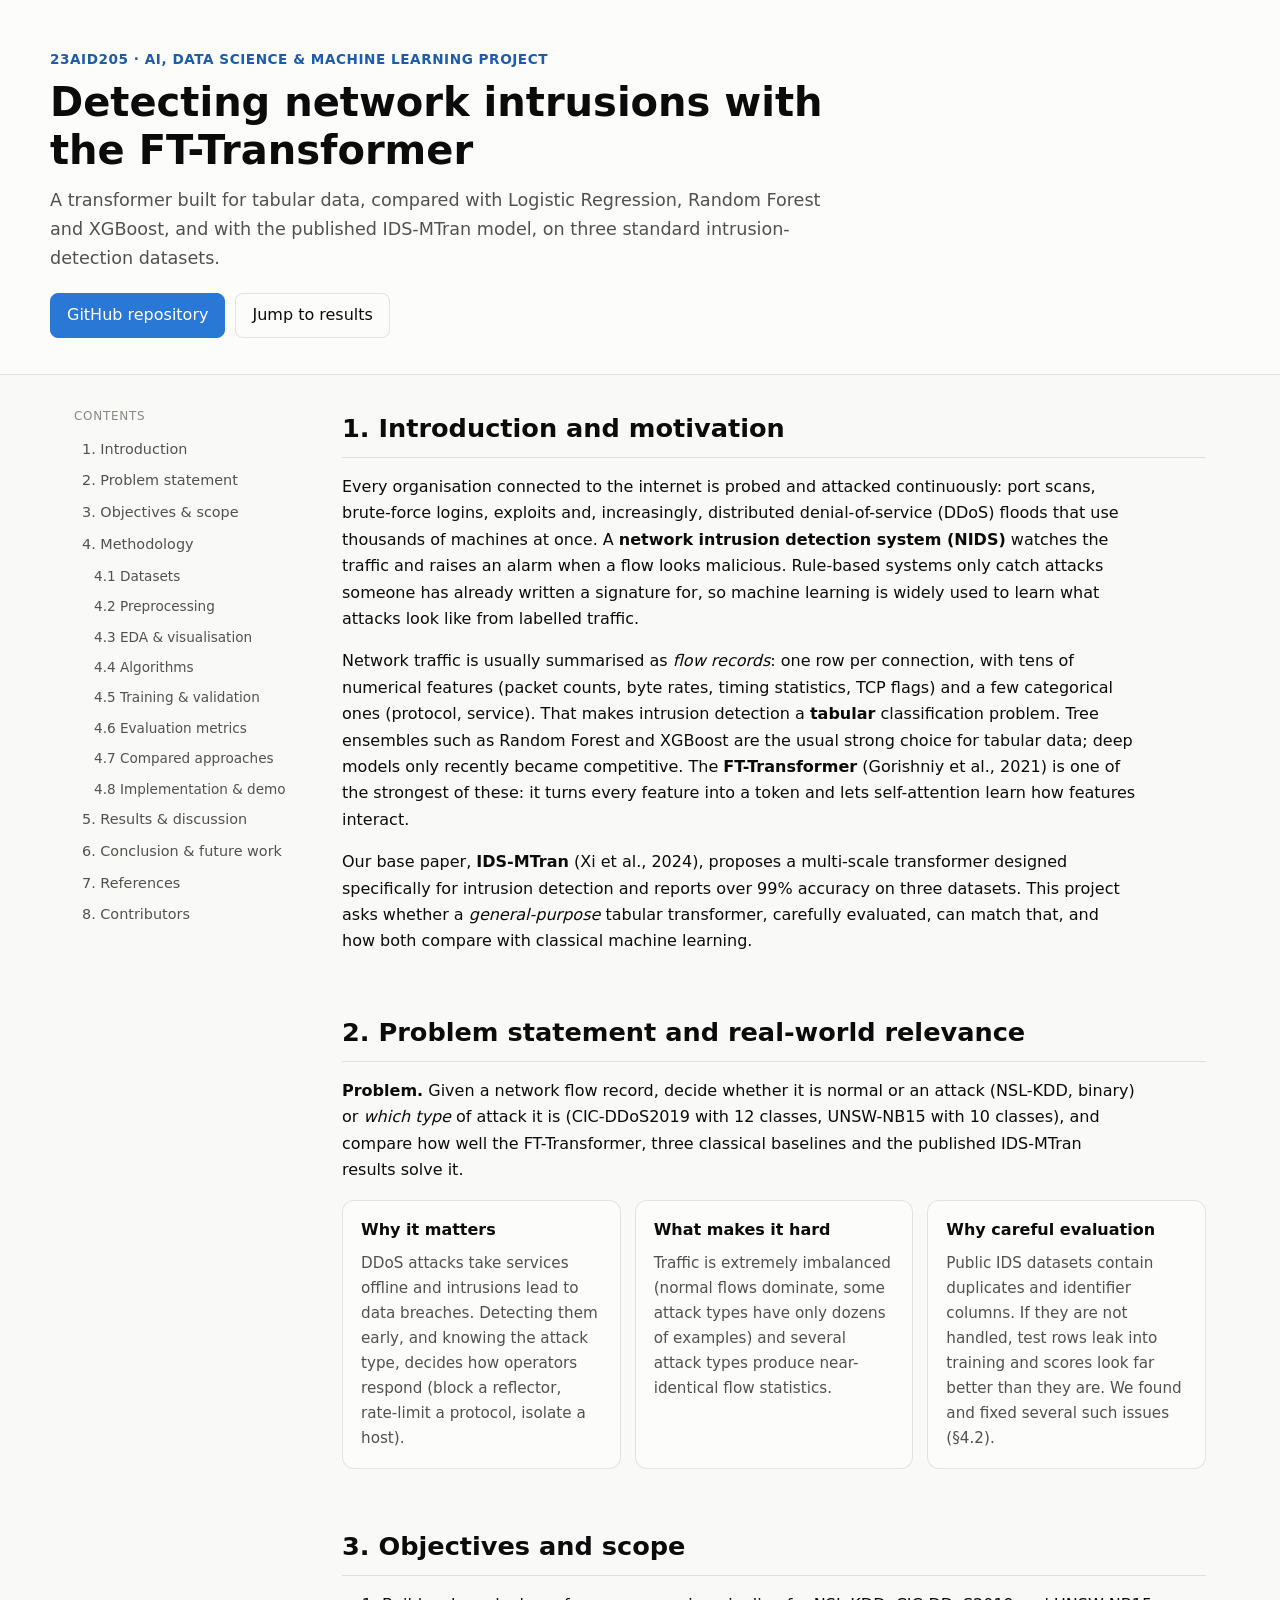
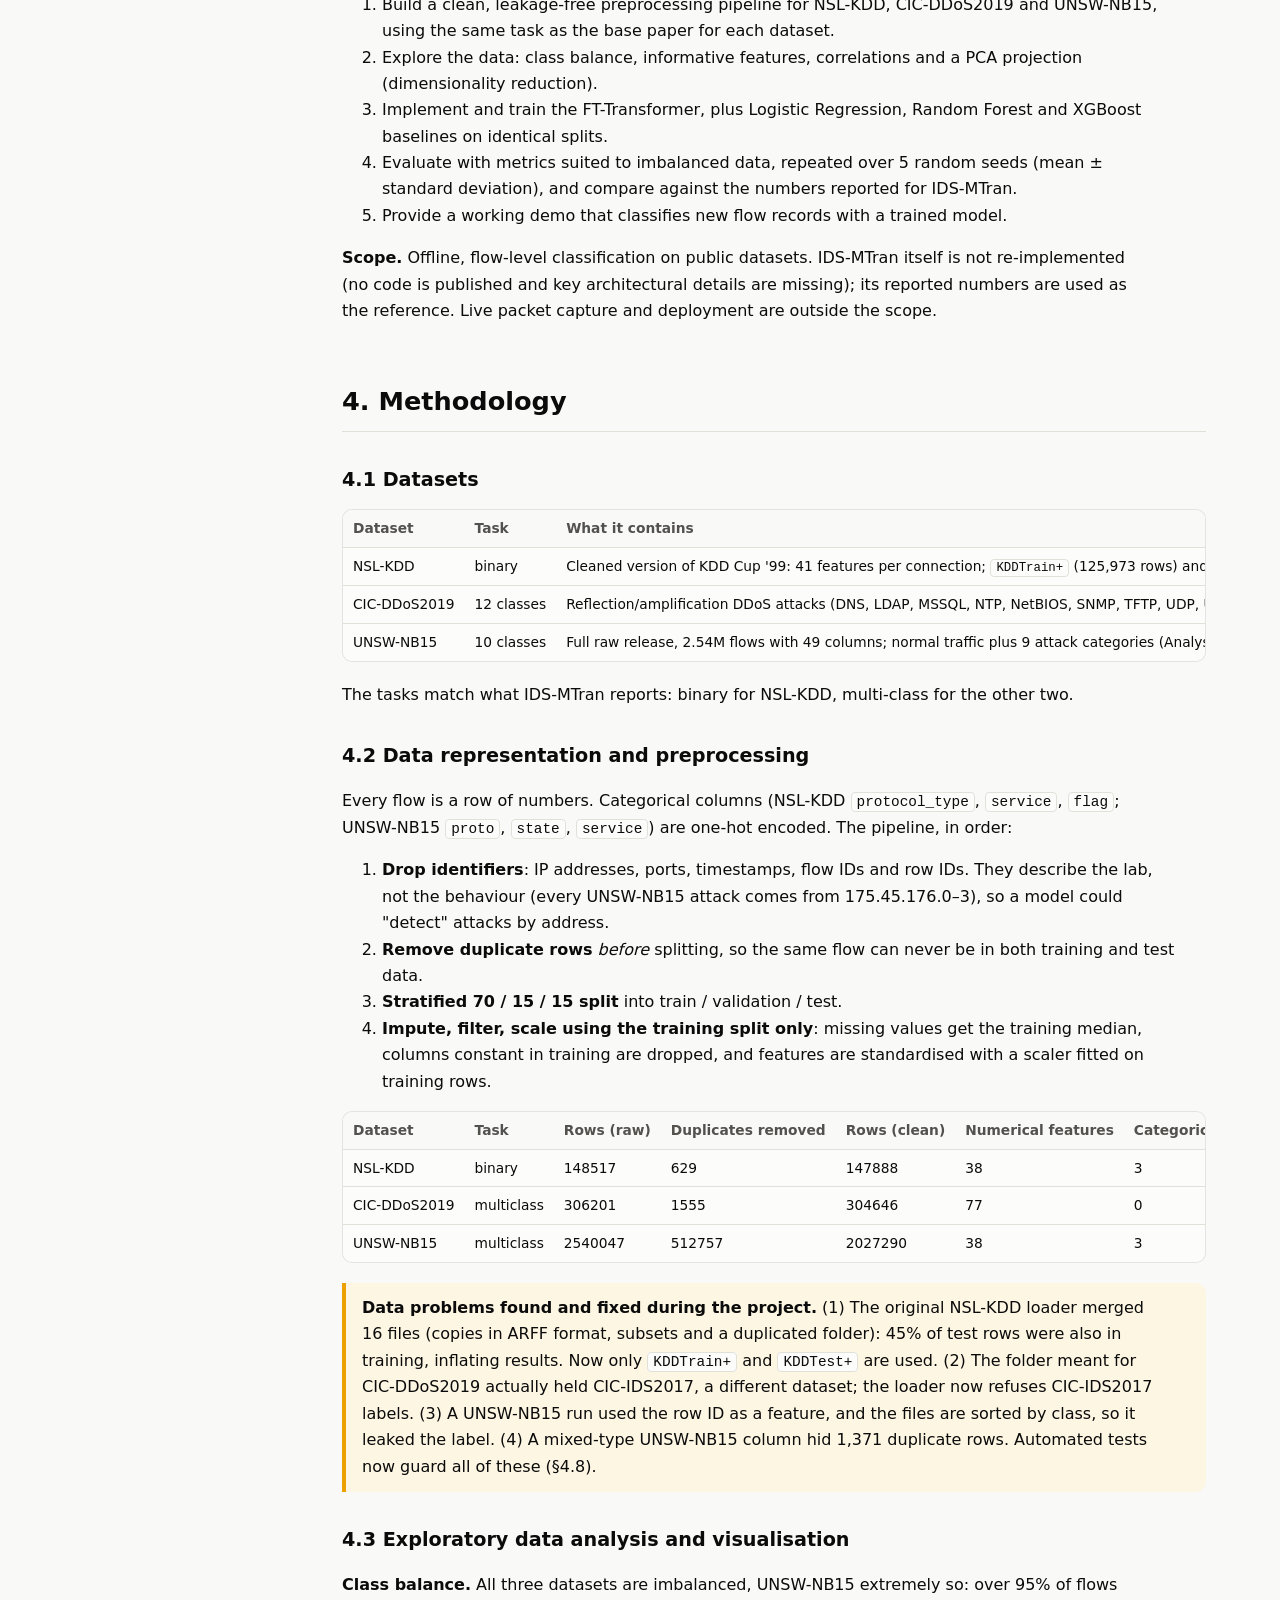
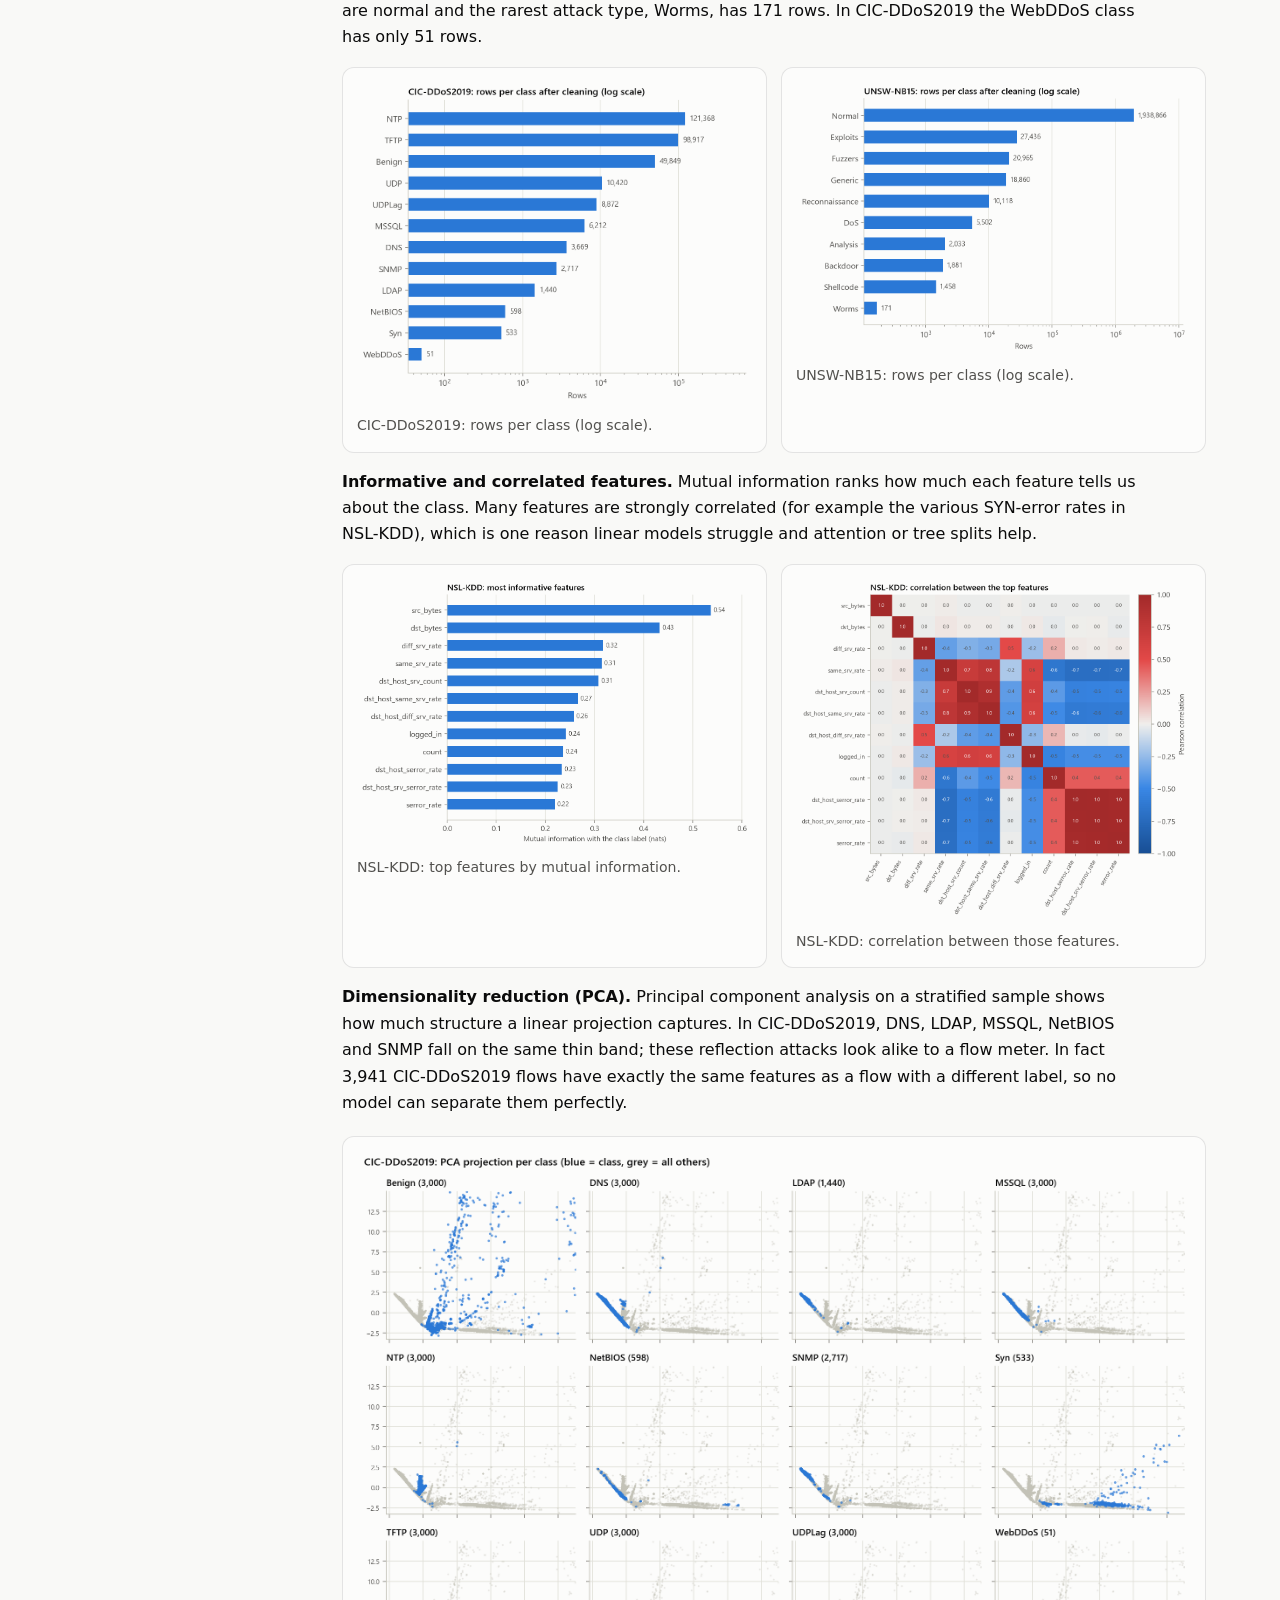
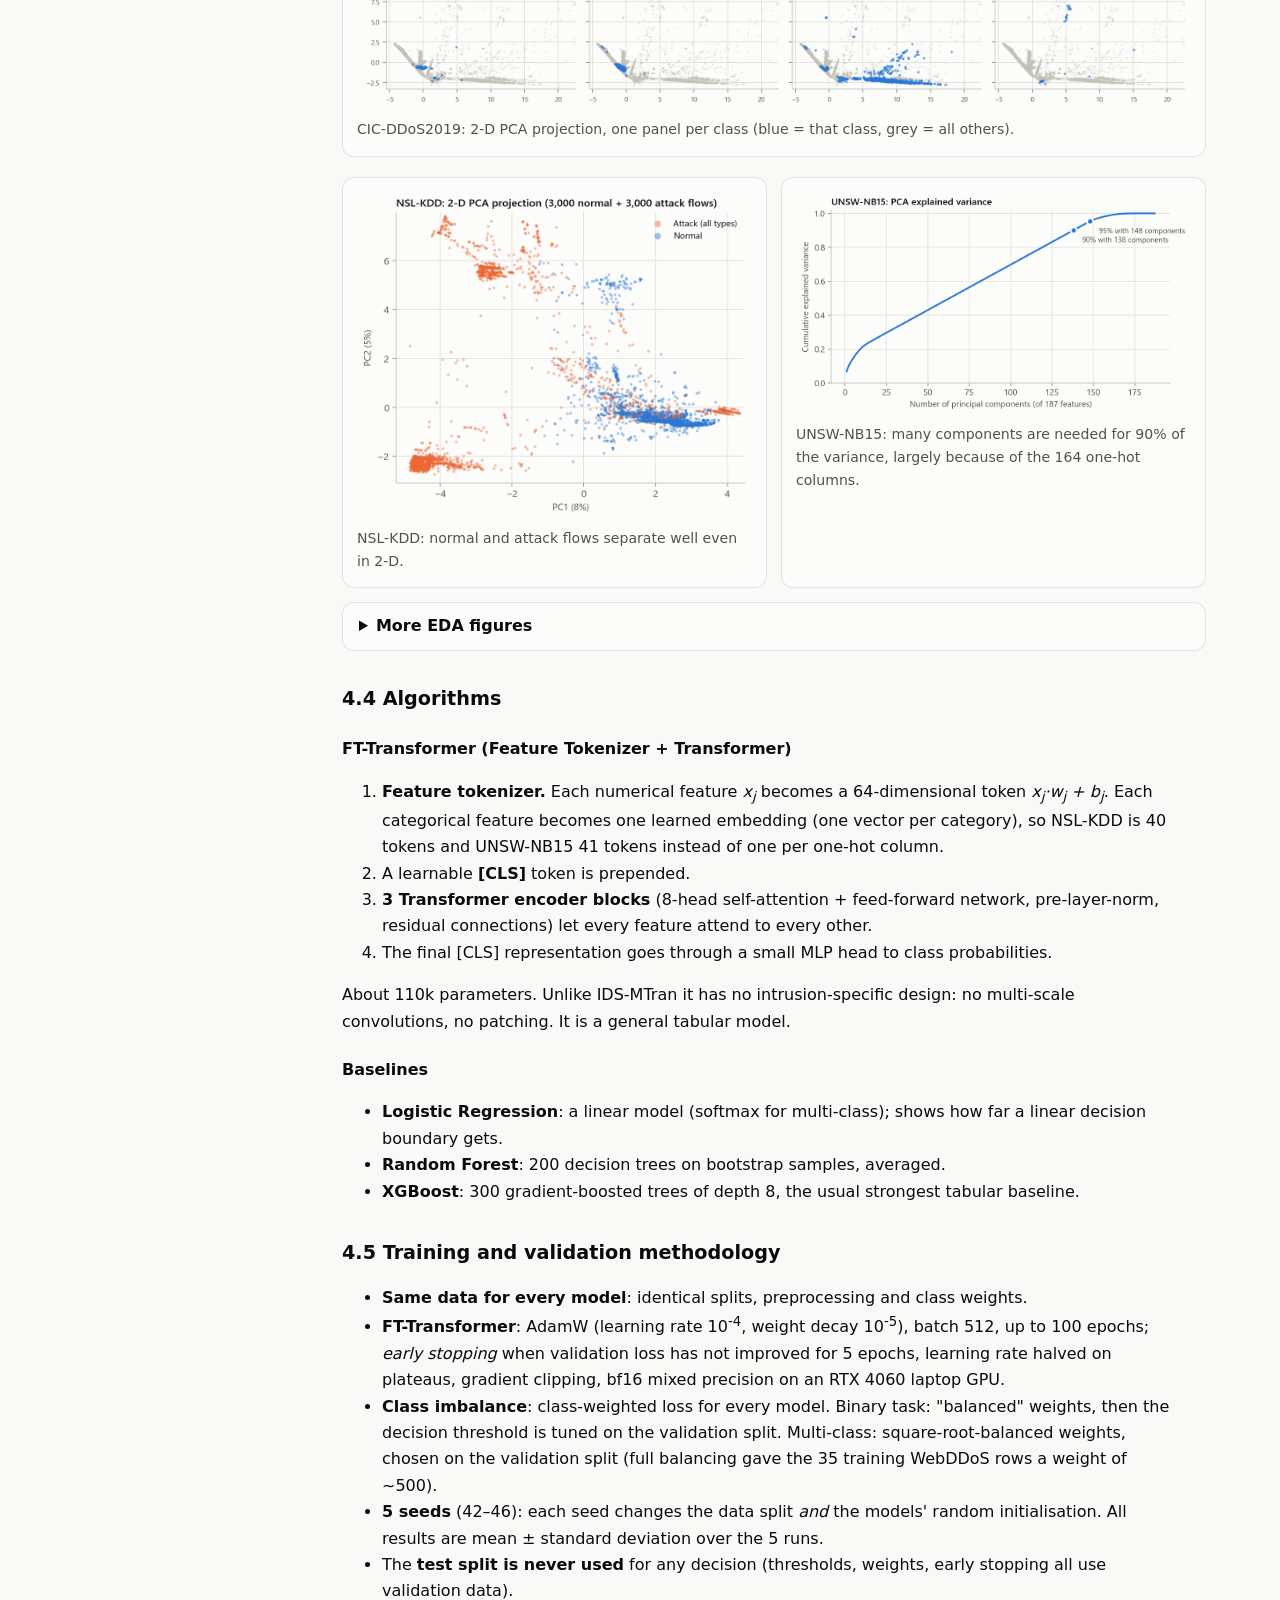
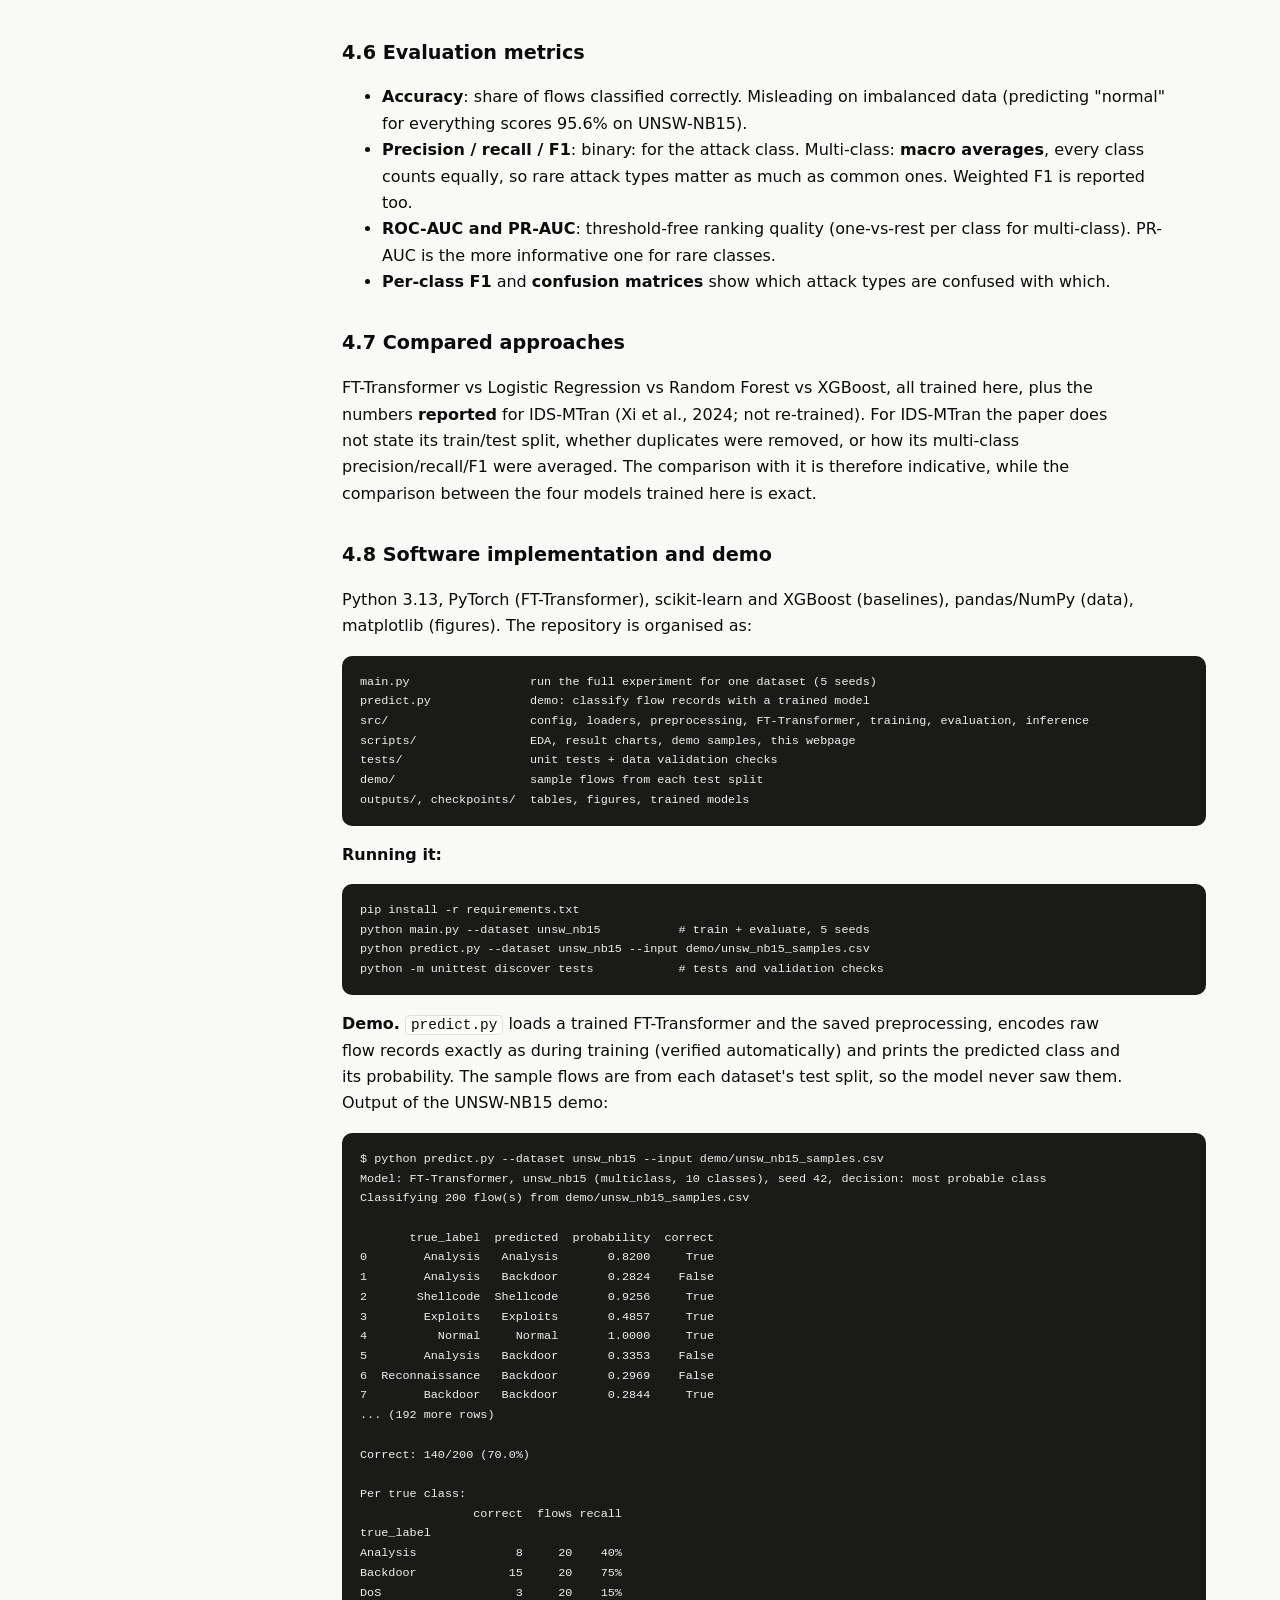
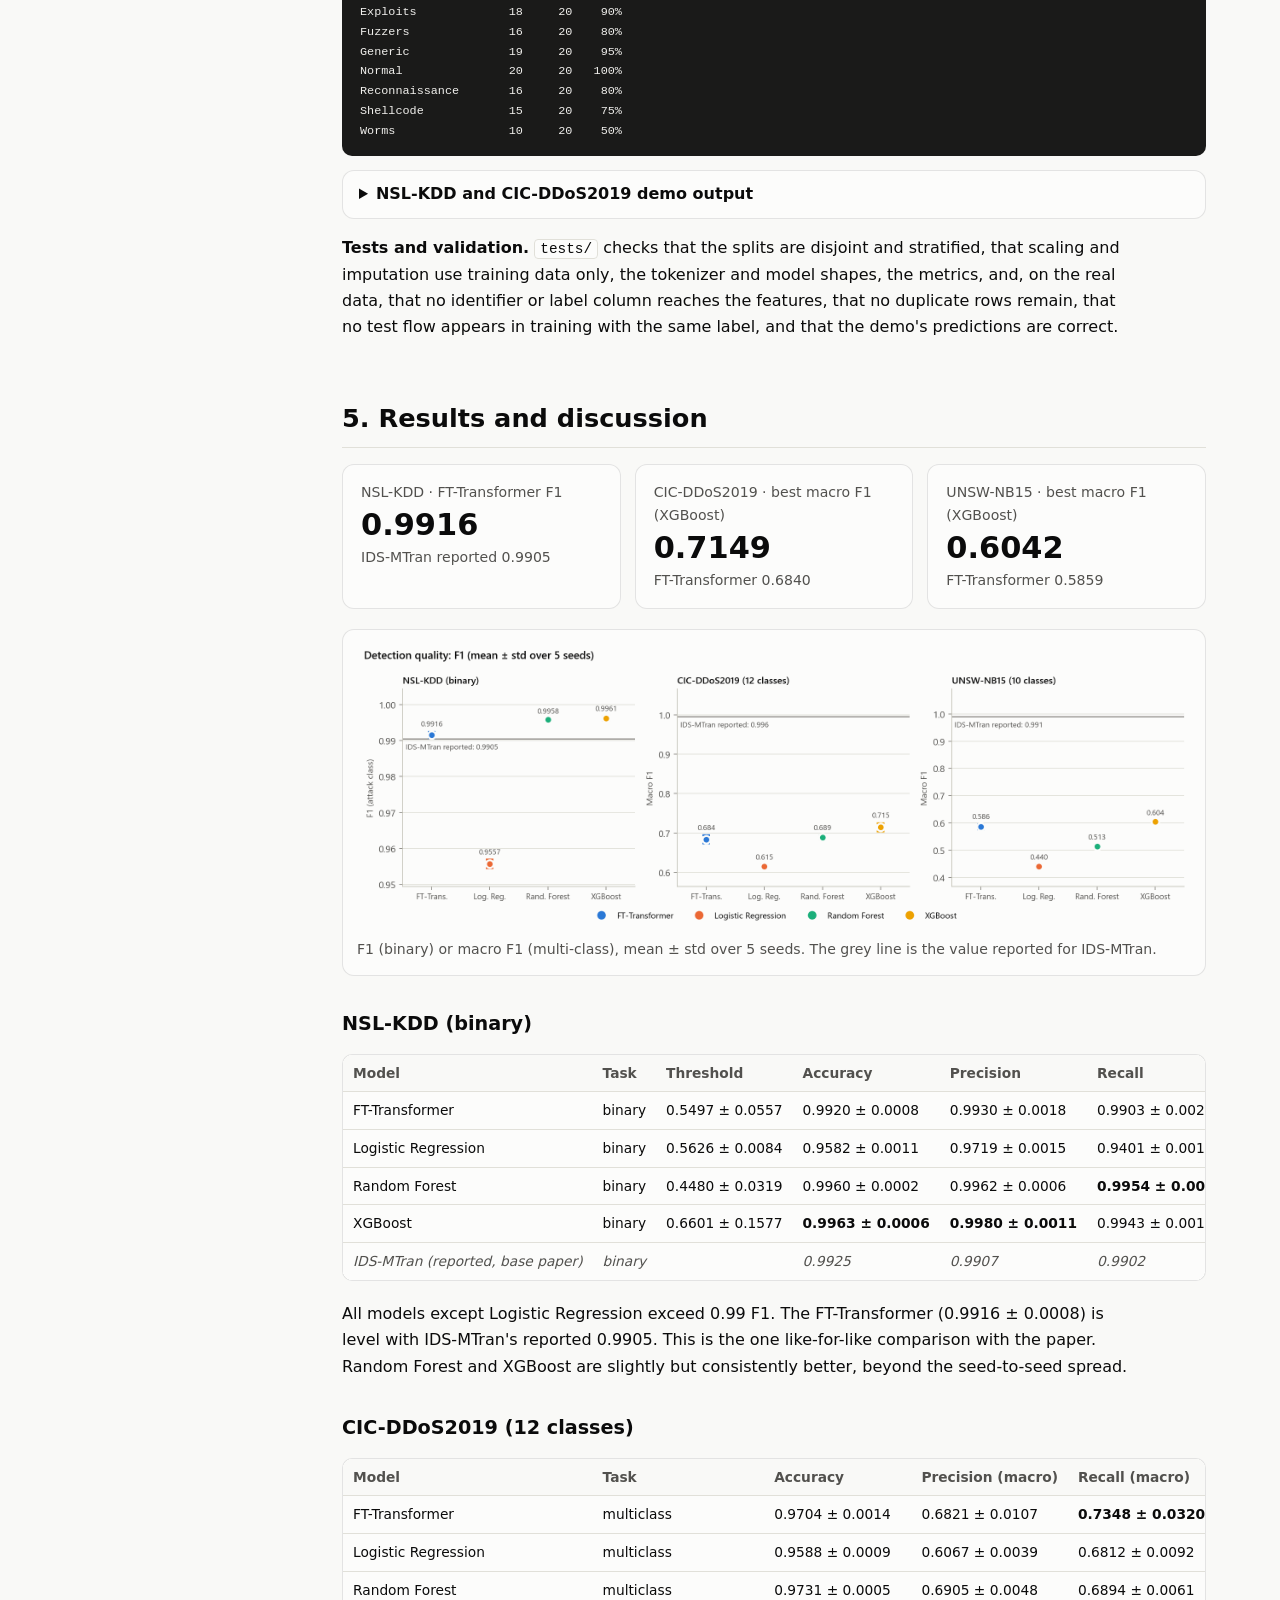
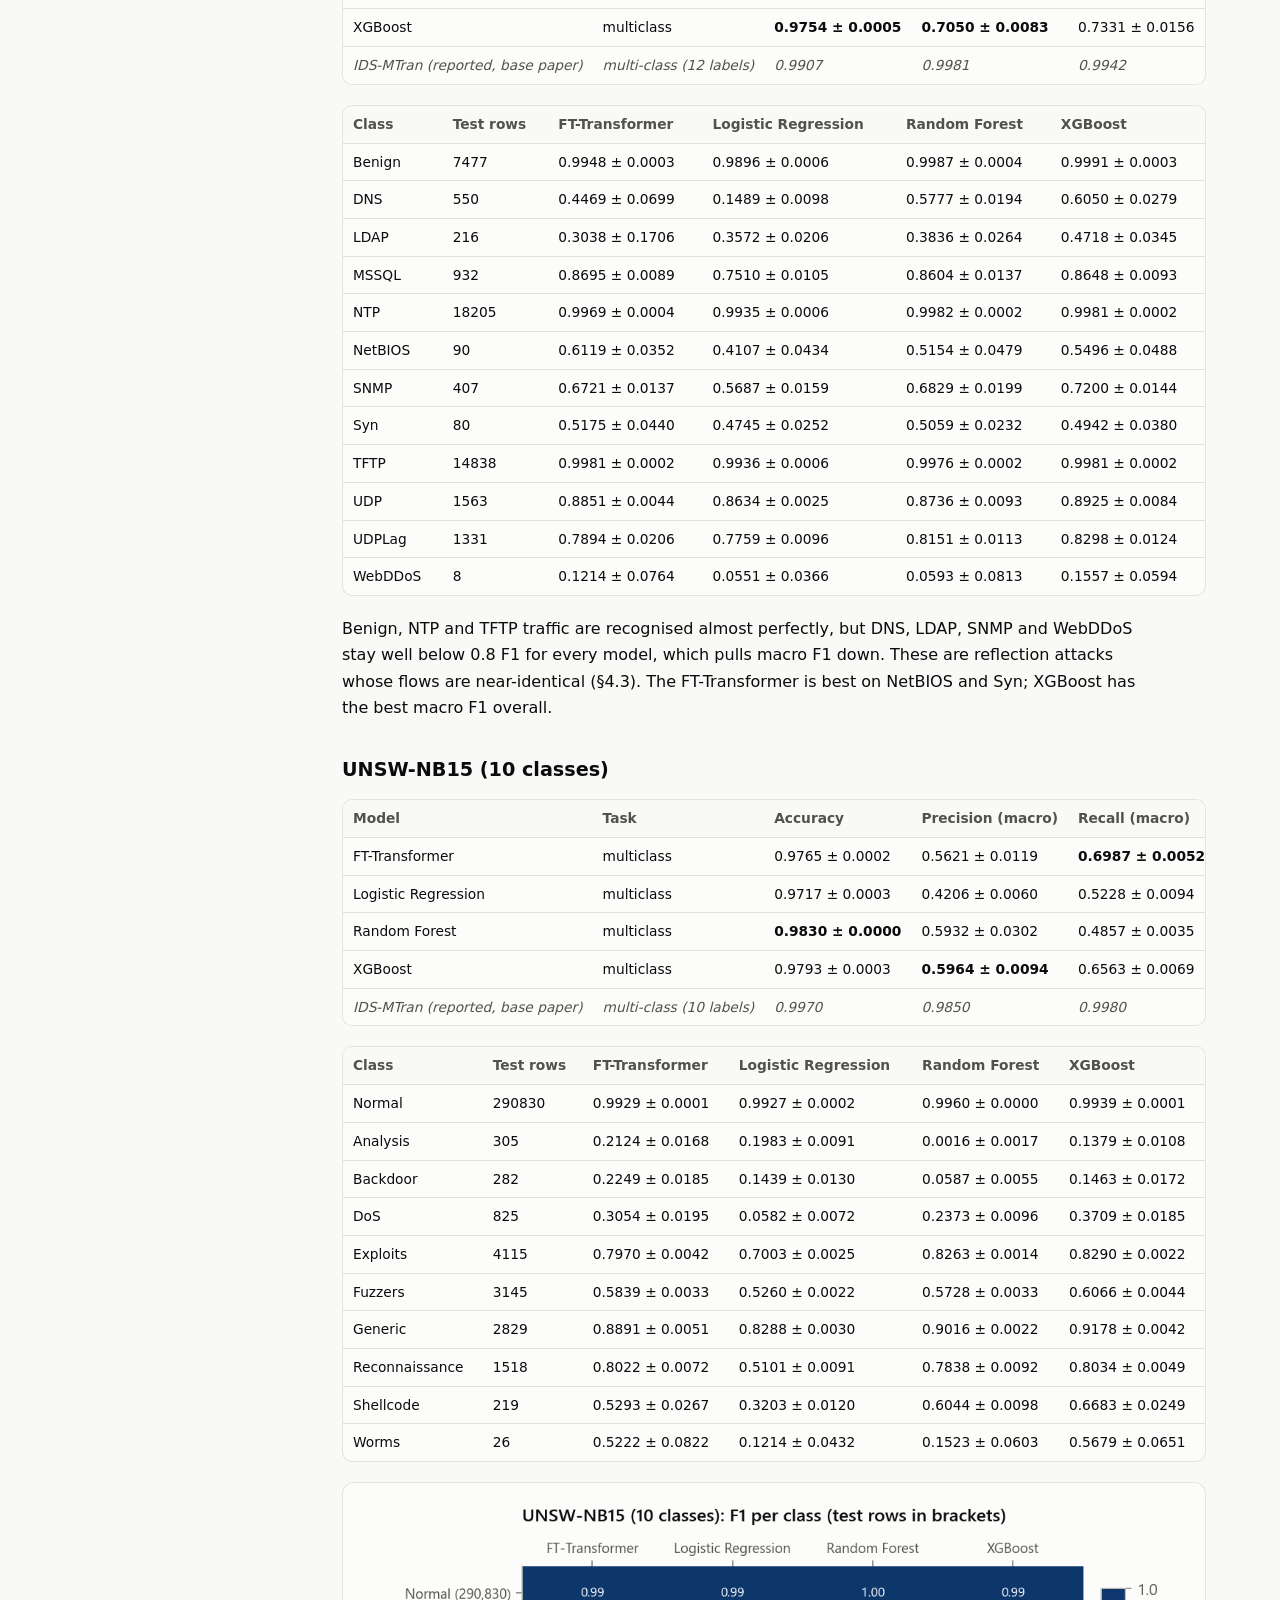
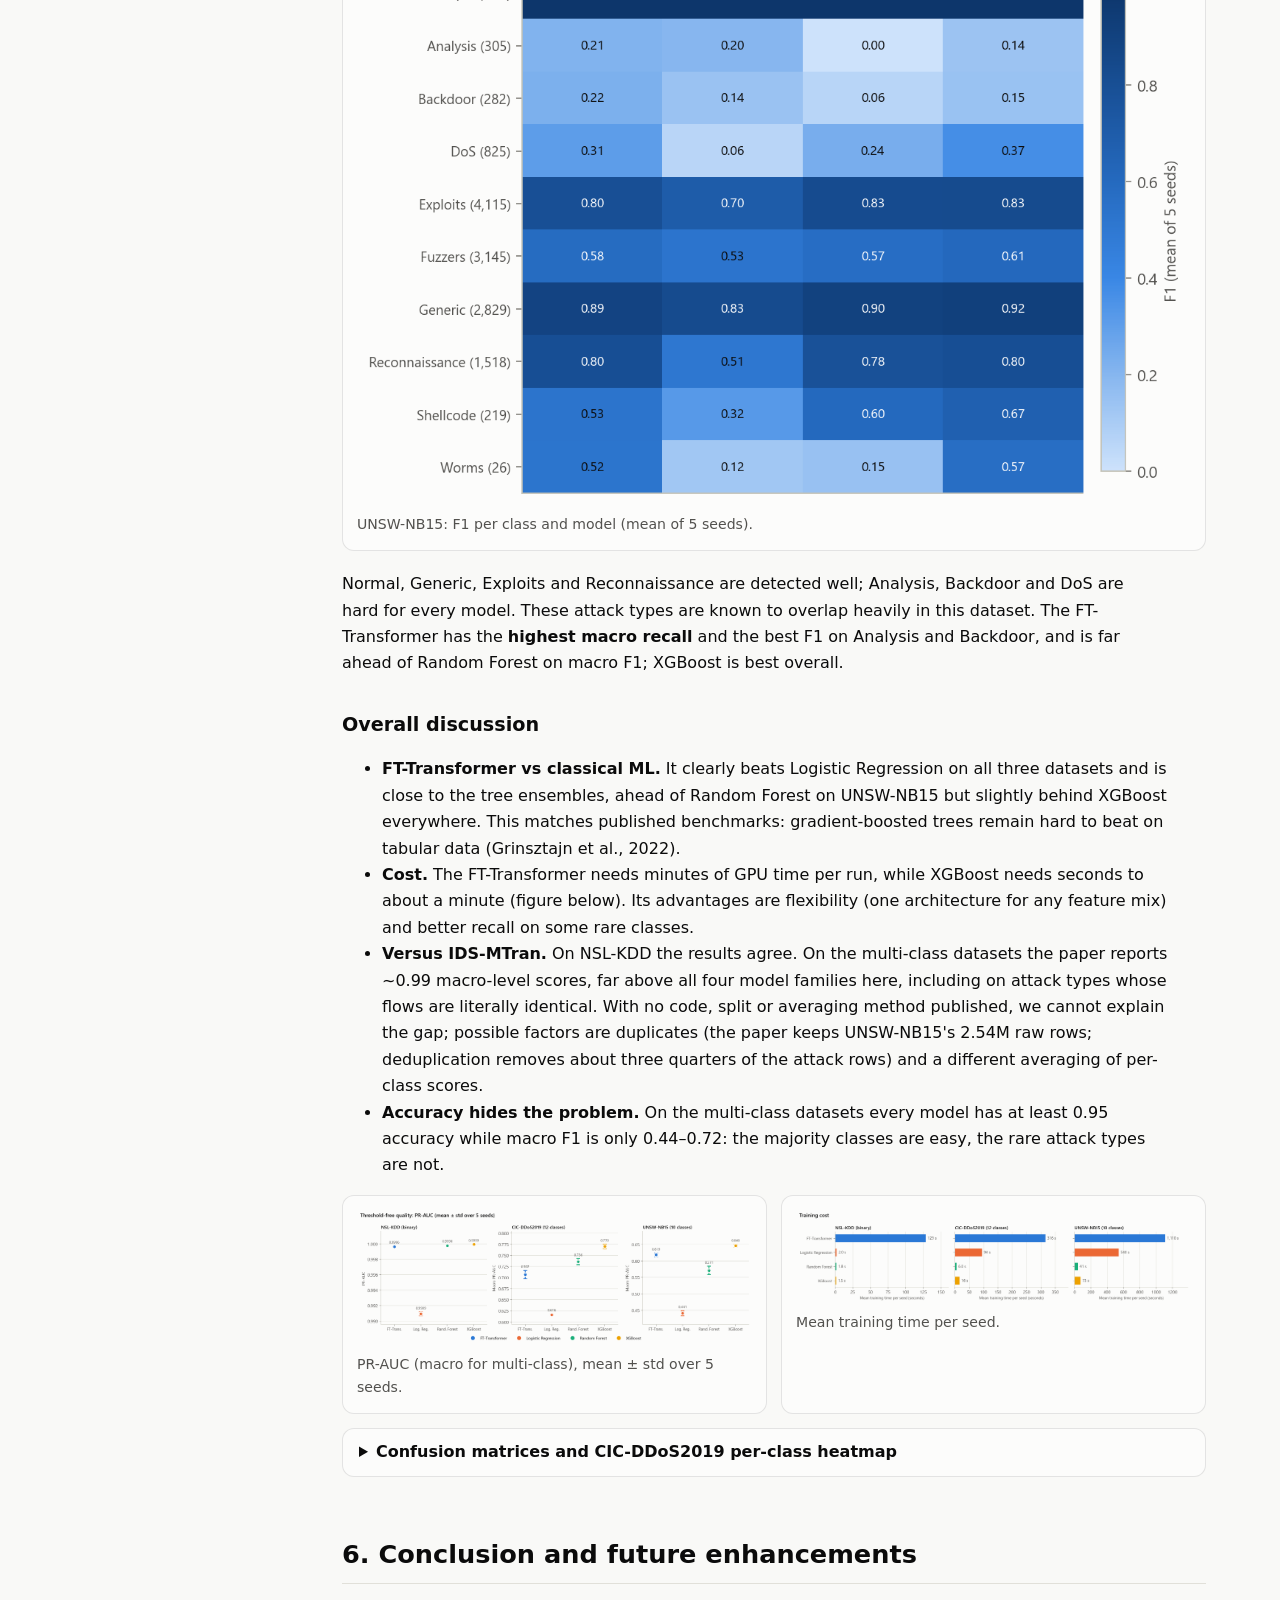
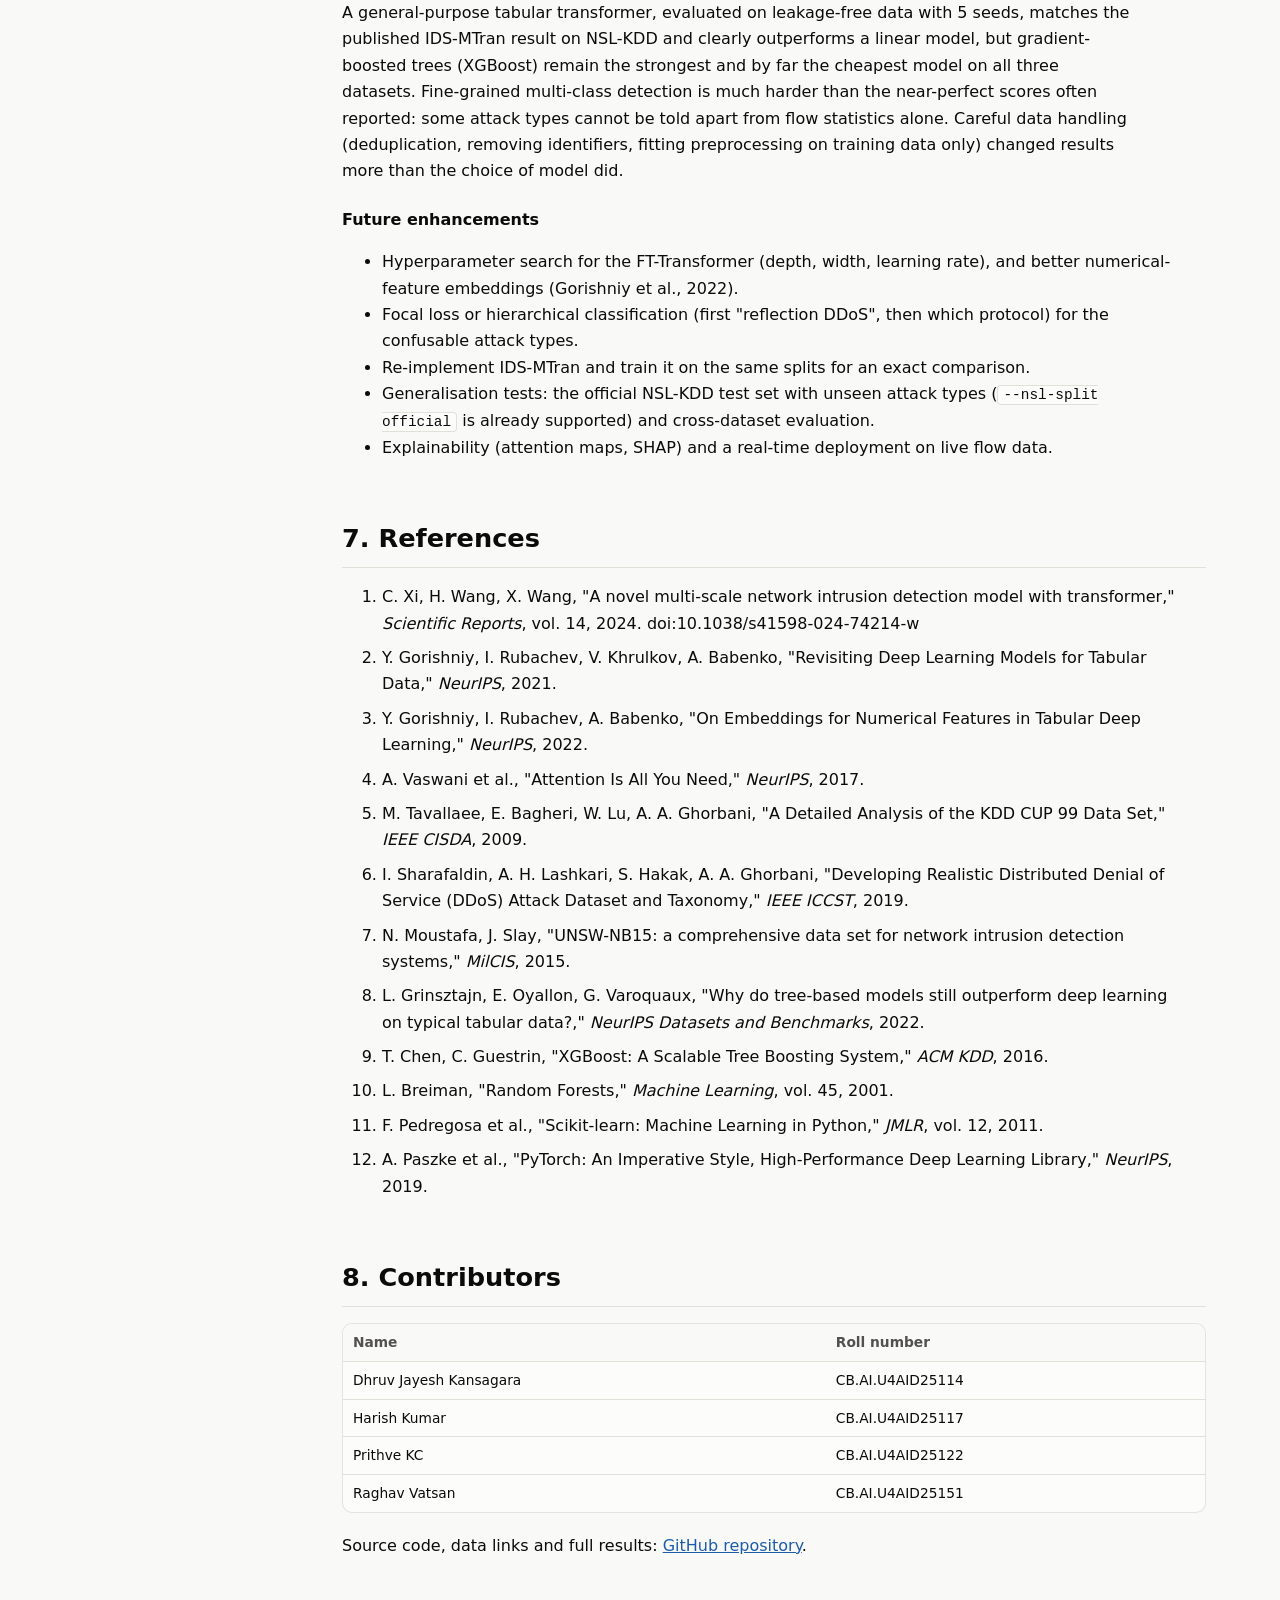
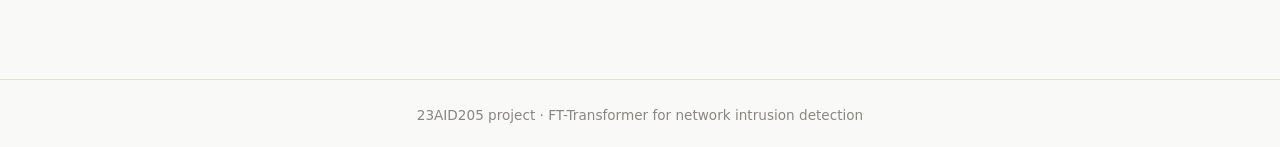
<file: docs/index.html>
<!doctype html>
<html lang="en">
<head>
<meta charset="utf-8">
<meta name="viewport" content="width=device-width, initial-scale=1">
<title>FT-Transformer for Network Intrusion Detection</title>
<meta name="description" content="23AID205 project: FT-Transformer vs classical ML baselines vs IDS-MTran on NSL-KDD, CIC-DDoS2019 and UNSW-NB15.">
<link rel="stylesheet" href="style.css">
</head>
<body>
<!-- Generated by scripts/build_site.py from site/template.html. Edit the template, not docs/index.html. -->

<header class="hero">
  <div class="hero-inner">
    <p class="eyebrow">23AID205 · AI, Data Science &amp; Machine Learning project</p>
    <h1>Detecting network intrusions with the FT-Transformer</h1>
    <p class="lede">A transformer built for tabular data, compared with Logistic Regression,
      Random Forest and XGBoost, and with the published IDS-MTran model, on three
      standard intrusion-detection datasets.</p>
    <div class="hero-links">
      <a class="button primary" href="https://github.com/dkansagara12-alt/Network-Intrusion-Detection-System">GitHub repository</a>
      <a class="button" href="#results">Jump to results</a>
    </div>
  </div>
</header>

<div class="layout">
<nav class="toc" aria-label="Contents">
  <p>Contents</p>
  <ol>
    <li><a href="#introduction">1. Introduction</a></li>
    <li><a href="#problem">2. Problem statement</a></li>
    <li><a href="#objectives">3. Objectives &amp; scope</a></li>
    <li><a href="#methodology">4. Methodology</a>
      <ol>
        <li><a href="#datasets">4.1 Datasets</a></li>
        <li><a href="#preprocessing">4.2 Preprocessing</a></li>
        <li><a href="#eda">4.3 EDA &amp; visualisation</a></li>
        <li><a href="#algorithms">4.4 Algorithms</a></li>
        <li><a href="#training">4.5 Training &amp; validation</a></li>
        <li><a href="#metrics">4.6 Evaluation metrics</a></li>
        <li><a href="#comparison">4.7 Compared approaches</a></li>
        <li><a href="#implementation">4.8 Implementation &amp; demo</a></li>
      </ol>
    </li>
    <li><a href="#results">5. Results &amp; discussion</a></li>
    <li><a href="#conclusion">6. Conclusion &amp; future work</a></li>
    <li><a href="#references">7. References</a></li>
    <li><a href="#contributors">8. Contributors</a></li>
  </ol>
</nav>

<main>

<!-- ======================================================= 1 -->
<section id="introduction">
  <h2>1. Introduction and motivation</h2>
  <p>Every organisation connected to the internet is probed and attacked continuously: port
    scans, brute-force logins, exploits and, increasingly, distributed denial-of-service
    (DDoS) floods that use thousands of machines at once. A <strong>network intrusion
    detection system (NIDS)</strong> watches the traffic and raises an alarm when a flow
    looks malicious. Rule-based systems only catch attacks someone has already written a
    signature for, so machine learning is widely used to learn what attacks look like from
    labelled traffic.</p>
  <p>Network traffic is usually summarised as <em>flow records</em>: one row per connection,
    with tens of numerical features (packet counts, byte rates, timing statistics, TCP flags)
    and a few categorical ones (protocol, service). That makes intrusion detection a
    <strong>tabular</strong> classification problem. Tree ensembles such as Random Forest and
    XGBoost are the usual strong choice for tabular data; deep models only recently became
    competitive. The <strong>FT-Transformer</strong> (Gorishniy et al., 2021) is one of the
    strongest of these: it turns every feature into a token and lets self-attention learn how
    features interact.</p>
  <p>Our base paper, <strong>IDS-MTran</strong> (Xi et al., 2024), proposes a
    multi-scale transformer designed specifically for intrusion detection and reports over
    99% accuracy on three datasets. This project asks whether a <em>general-purpose</em>
    tabular transformer, carefully evaluated, can match that, and how both compare with
    classical machine learning.</p>
</section>

<!-- ======================================================= 2 -->
<section id="problem">
  <h2>2. Problem statement and real-world relevance</h2>
  <p><strong>Problem.</strong> Given a network flow record, decide whether it is normal or an
    attack (NSL-KDD, binary) or <em>which type</em> of attack it is (CIC-DDoS2019 with 12
    classes, UNSW-NB15 with 10 classes), and compare how well the FT-Transformer, three
    classical baselines and the published IDS-MTran results solve it.</p>
  <div class="card-grid">
    <div class="card"><h4>Why it matters</h4><p>DDoS attacks take services offline and
      intrusions lead to data breaches. Detecting them early, and knowing the attack type,
      decides how operators respond (block a reflector, rate-limit a protocol, isolate a host).</p></div>
    <div class="card"><h4>What makes it hard</h4><p>Traffic is extremely imbalanced (normal
      flows dominate, some attack types have only dozens of examples) and several attack
      types produce near-identical flow statistics.</p></div>
    <div class="card"><h4>Why careful evaluation</h4><p>Public IDS datasets contain
      duplicates and identifier columns. If they are not handled, test rows leak into
      training and scores look far better than they are. We found and fixed several such
      issues (§4.2).</p></div>
  </div>
</section>

<!-- ======================================================= 3 -->
<section id="objectives">
  <h2>3. Objectives and scope</h2>
  <ol>
    <li>Build a clean, leakage-free preprocessing pipeline for NSL-KDD, CIC-DDoS2019 and
      UNSW-NB15, using the same task as the base paper for each dataset.</li>
    <li>Explore the data: class balance, informative features, correlations and a PCA
      projection (dimensionality reduction).</li>
    <li>Implement and train the FT-Transformer, plus Logistic Regression, Random Forest and
      XGBoost baselines on identical splits.</li>
    <li>Evaluate with metrics suited to imbalanced data, repeated over 5 random seeds
      (mean ± standard deviation), and compare against the numbers reported for IDS-MTran.</li>
    <li>Provide a working demo that classifies new flow records with a trained model.</li>
  </ol>
  <p><strong>Scope.</strong> Offline, flow-level classification on public datasets. IDS-MTran
    itself is not re-implemented (no code is published and key architectural details are
    missing); its reported numbers are used as the reference. Live packet capture and
    deployment are outside the scope.</p>
</section>

<!-- ======================================================= 4 -->
<section id="methodology">
  <h2>4. Methodology</h2>

  <h3 id="datasets">4.1 Datasets</h3>
  <div class="table-wrap"><table>
    <thead><tr><th>Dataset</th><th>Task</th><th>What it contains</th><th>Source</th></tr></thead>
    <tbody>
      <tr><td>NSL-KDD</td><td>binary</td><td>Cleaned version of KDD Cup '99: 41 features per
        connection; <code>KDDTrain+</code> (125,973 rows) and <code>KDDTest+</code> (22,544)</td>
        <td>Tavallaee et al. (2009); <a href="https://www.unb.ca/cic/datasets/nsl.html">unb.ca/cic/datasets/nsl.html</a></td></tr>
      <tr><td>CIC-DDoS2019</td><td>12 classes</td><td>Reflection/amplification DDoS attacks
        (DNS, LDAP, MSSQL, NTP, NetBIOS, SNMP, TFTP, UDP, UDP-Lag, Syn, WebDDoS) plus benign
        traffic; 77 CICFlowMeter features. We use the cleaned parquet mirror and the attack day
        the paper used.</td>
        <td>Sharafaldin et al. (2019); <a href="https://www.kaggle.com/datasets/dhoogla/cicddos2019">Kaggle mirror (dhoogla/cicddos2019)</a></td></tr>
      <tr><td>UNSW-NB15</td><td>10 classes</td><td>Full raw release, 2.54M flows with 49
        columns; normal traffic plus 9 attack categories (Analysis, Backdoor, DoS, Exploits,
        Fuzzers, Generic, Reconnaissance, Shellcode, Worms)</td>
        <td>Moustafa &amp; Slay (2015); <a href="https://research.unsw.edu.au/projects/unsw-nb15-dataset">research.unsw.edu.au</a></td></tr>
    </tbody>
  </table></div>
  <p>The tasks match what IDS-MTran reports: binary for NSL-KDD, multi-class for the other two.</p>

  <h3 id="preprocessing">4.2 Data representation and preprocessing</h3>
  <p>Every flow is a row of numbers. Categorical columns (NSL-KDD <code>protocol_type</code>,
    <code>service</code>, <code>flag</code>; UNSW-NB15 <code>proto</code>, <code>state</code>,
    <code>service</code>) are one-hot encoded. The pipeline, in order:</p>
  <ol>
    <li><strong>Drop identifiers</strong>: IP addresses, ports, timestamps, flow IDs and row
      IDs. They describe the lab, not the behaviour (every UNSW-NB15 attack comes from
      175.45.176.0–3), so a model could "detect" attacks by address.</li>
    <li><strong>Remove duplicate rows</strong> <em>before</em> splitting, so the same flow
      can never be in both training and test data.</li>
    <li><strong>Stratified 70 / 15 / 15 split</strong> into train / validation / test.</li>
    <li><strong>Impute, filter, scale using the training split only</strong>: missing values
      get the training median, columns constant in training are dropped, and features are
      standardised with a scaler fitted on training rows.</li>
  </ol>
  <div class="table-wrap"><table><thead><tr><th>Dataset</th><th>Task</th><th>Rows (raw)</th><th>Duplicates removed</th><th>Rows (clean)</th><th>Numerical features</th><th>Categorical features</th><th>One-hot columns</th><th>Classes</th><th>Normal share</th><th>Rarest class</th><th>PCA comps for 90% / 95% var.</th></tr></thead><tbody><tr><td>NSL-KDD</td><td>binary</td><td>148517</td><td>629</td><td>147888</td><td>38</td><td>3</td><td>84</td><td>2</td><td>0.5204</td><td>ATTACK (70,921)</td><td>75 / 83</td></tr><tr><td>CIC-DDoS2019</td><td>multiclass</td><td>306201</td><td>1555</td><td>304646</td><td>77</td><td>0</td><td>0</td><td>12</td><td>0.1636</td><td>WebDDoS (51)</td><td>18 / 23</td></tr><tr><td>UNSW-NB15</td><td>multiclass</td><td>2540047</td><td>512757</td><td>2027290</td><td>38</td><td>3</td><td>164</td><td>10</td><td>0.9564</td><td>Worms (171)</td><td>138 / 148</td></tr></tbody></table></div>
  <div class="note"><p><strong>Data problems found and fixed during the project.</strong>
    (1) The original NSL-KDD loader merged 16 files (copies in ARFF format, subsets and a
    duplicated folder): 45% of test rows were also in training, inflating results. Now only
    <code>KDDTrain+</code> and <code>KDDTest+</code> are used. (2) The folder meant for
    CIC-DDoS2019 actually held CIC-IDS2017, a different dataset; the loader now refuses
    CIC-IDS2017 labels. (3) A UNSW-NB15 run used the row ID as a feature, and the files are
    sorted by class, so it leaked the label. (4) A mixed-type UNSW-NB15 column hid 1,371
    duplicate rows. Automated tests now guard all of these (§4.8).</p></div>

  <h3 id="eda">4.3 Exploratory data analysis and visualisation</h3>
  <p><strong>Class balance.</strong> All three datasets are imbalanced, UNSW-NB15 extremely so:
    over 95% of flows are normal and the rarest attack type, Worms, has 171 rows. In
    CIC-DDoS2019 the WebDDoS class has only 51 rows.</p>
  <div class="fig-row">
    <figure><img src="figures/cic_ddos2019_class_distribution.png" alt="CIC-DDoS2019 rows per class, log scale"><figcaption>CIC-DDoS2019: rows per class (log scale).</figcaption></figure>
    <figure><img src="figures/unsw_nb15_class_distribution.png" alt="UNSW-NB15 rows per class, log scale"><figcaption>UNSW-NB15: rows per class (log scale).</figcaption></figure>
  </div>

  <p><strong>Informative and correlated features.</strong> Mutual information ranks how much
    each feature tells us about the class. Many features are strongly correlated (for example
    the various SYN-error rates in NSL-KDD), which is one reason linear models struggle and
    attention or tree splits help.</p>
  <div class="fig-row">
    <figure><img src="figures/nsl_kdd_top_features.png" alt="NSL-KDD most informative features"><figcaption>NSL-KDD: top features by mutual information.</figcaption></figure>
    <figure><img src="figures/nsl_kdd_correlation.png" alt="NSL-KDD correlation heatmap"><figcaption>NSL-KDD: correlation between those features.</figcaption></figure>
  </div>

  <p><strong>Dimensionality reduction (PCA).</strong> Principal component analysis on a
    stratified sample shows how much structure a linear projection captures. In CIC-DDoS2019,
    DNS, LDAP, MSSQL, NetBIOS and SNMP fall on the same thin band; these reflection
    attacks look alike to a flow meter. In fact 3,941 CIC-DDoS2019 flows have exactly the same
    features as a flow with a different label, so no model can separate them perfectly.</p>
  <figure><img src="figures/cic_ddos2019_pca_by_class.png" alt="CIC-DDoS2019 PCA projection, one panel per class"><figcaption>CIC-DDoS2019: 2-D PCA projection, one panel per class (blue = that class, grey = all others).</figcaption></figure>
  <div class="fig-row">
    <figure><img src="figures/nsl_kdd_pca_projection.png" alt="NSL-KDD PCA projection"><figcaption>NSL-KDD: normal and attack flows separate well even in 2-D.</figcaption></figure>
    <figure><img src="figures/unsw_nb15_pca_variance.png" alt="UNSW-NB15 cumulative explained variance"><figcaption>UNSW-NB15: many components are needed for 90% of the variance, largely because of the 164 one-hot columns.</figcaption></figure>
  </div>
  <details><summary>More EDA figures</summary>
    <div class="fig-row">
      <figure><img src="figures/nsl_kdd_class_distribution.png" alt="NSL-KDD class distribution"><figcaption>NSL-KDD class balance.</figcaption></figure>
      <figure><img src="figures/cic_ddos2019_top_features.png" alt="CIC-DDoS2019 top features"><figcaption>CIC-DDoS2019 top features.</figcaption></figure>
      <figure><img src="figures/cic_ddos2019_correlation.png" alt="CIC-DDoS2019 correlation"><figcaption>CIC-DDoS2019 correlations.</figcaption></figure>
      <figure><img src="figures/unsw_nb15_top_features.png" alt="UNSW-NB15 top features"><figcaption>UNSW-NB15 top features.</figcaption></figure>
      <figure><img src="figures/unsw_nb15_correlation.png" alt="UNSW-NB15 correlation"><figcaption>UNSW-NB15 correlations.</figcaption></figure>
      <figure><img src="figures/unsw_nb15_pca_by_class.png" alt="UNSW-NB15 PCA per class"><figcaption>UNSW-NB15 PCA per class.</figcaption></figure>
      <figure><img src="figures/cic_ddos2019_pca_projection.png" alt="CIC-DDoS2019 PCA projection"><figcaption>CIC-DDoS2019 PCA, normal vs attack.</figcaption></figure>
      <figure><img src="figures/unsw_nb15_pca_projection.png" alt="UNSW-NB15 PCA projection"><figcaption>UNSW-NB15 PCA, normal vs attack.</figcaption></figure>
      <figure><img src="figures/nsl_kdd_pca_variance.png" alt="NSL-KDD explained variance"><figcaption>NSL-KDD explained variance.</figcaption></figure>
      <figure><img src="figures/cic_ddos2019_pca_variance.png" alt="CIC-DDoS2019 explained variance"><figcaption>CIC-DDoS2019 explained variance.</figcaption></figure>
    </div>
  </details>

  <h3 id="algorithms">4.4 Algorithms</h3>
  <h4>FT-Transformer (Feature Tokenizer + Transformer)</h4>
  <ol>
    <li><strong>Feature tokenizer.</strong> Each numerical feature <em>x<sub>j</sub></em>
      becomes a 64-dimensional token <em>x<sub>j</sub>·w<sub>j</sub> + b<sub>j</sub></em>.
      Each categorical feature becomes one learned embedding (one vector per category), so
      NSL-KDD is 40 tokens and UNSW-NB15 41 tokens instead of one per one-hot column.</li>
    <li>A learnable <strong>[CLS]</strong> token is prepended.</li>
    <li><strong>3 Transformer encoder blocks</strong> (8-head self-attention + feed-forward
      network, pre-layer-norm, residual connections) let every feature attend to every other.</li>
    <li>The final [CLS] representation goes through a small MLP head to class probabilities.</li>
  </ol>
  <p>About 110k parameters. Unlike IDS-MTran it has no intrusion-specific design: no
    multi-scale convolutions, no patching. It is a general tabular model.</p>
  <h4>Baselines</h4>
  <ul>
    <li><strong>Logistic Regression</strong>: a linear model (softmax for multi-class); shows
      how far a linear decision boundary gets.</li>
    <li><strong>Random Forest</strong>: 200 decision trees on bootstrap samples, averaged.</li>
    <li><strong>XGBoost</strong>: 300 gradient-boosted trees of depth 8, the usual strongest
      tabular baseline.</li>
  </ul>

  <h3 id="training">4.5 Training and validation methodology</h3>
  <ul>
    <li><strong>Same data for every model</strong>: identical splits, preprocessing and class weights.</li>
    <li><strong>FT-Transformer</strong>: AdamW (learning rate 10<sup>-4</sup>, weight decay
      10<sup>-5</sup>), batch 512, up to 100 epochs; <em>early stopping</em> when validation loss
      has not improved for 5 epochs, learning rate halved on plateaus, gradient clipping,
      bf16 mixed precision on an RTX 4060 laptop GPU.</li>
    <li><strong>Class imbalance</strong>: class-weighted loss for every model. Binary task:
      "balanced" weights, then the decision threshold is tuned on the validation split.
      Multi-class: square-root-balanced weights, chosen on the validation split (full
      balancing gave the 35 training WebDDoS rows a weight of ~500).</li>
    <li><strong>5 seeds</strong> (42–46): each seed changes the data split <em>and</em> the
      models' random initialisation. All results are mean ± standard deviation over the 5 runs.</li>
    <li>The <strong>test split is never used</strong> for any decision (thresholds, weights,
      early stopping all use validation data).</li>
  </ul>

  <h3 id="metrics">4.6 Evaluation metrics</h3>
  <ul>
    <li><strong>Accuracy</strong>: share of flows classified correctly. Misleading on
      imbalanced data (predicting "normal" for everything scores 95.6% on UNSW-NB15).</li>
    <li><strong>Precision / recall / F1</strong>: binary: for the attack class. Multi-class:
      <strong>macro averages</strong>, every class counts equally, so rare attack types matter
      as much as common ones. Weighted F1 is reported too.</li>
    <li><strong>ROC-AUC and PR-AUC</strong>: threshold-free ranking quality (one-vs-rest
      per class for multi-class). PR-AUC is the more informative one for rare classes.</li>
    <li><strong>Per-class F1</strong> and <strong>confusion matrices</strong> show which
      attack types are confused with which.</li>
  </ul>

  <h3 id="comparison">4.7 Compared approaches</h3>
  <p>FT-Transformer vs Logistic Regression vs Random Forest vs XGBoost, all trained here, plus
    the numbers <strong>reported</strong> for IDS-MTran (Xi et al., 2024; not re-trained). For
    IDS-MTran the paper does not state its train/test split, whether duplicates were removed,
    or how its multi-class precision/recall/F1 were averaged. The comparison with it is
    therefore indicative, while the comparison between the four models trained here is exact.</p>

  <h3 id="implementation">4.8 Software implementation and demo</h3>
  <p>Python 3.13, PyTorch (FT-Transformer), scikit-learn and XGBoost (baselines),
    pandas/NumPy (data), matplotlib (figures). The repository is organised as:</p>
<pre><code>main.py                 run the full experiment for one dataset (5 seeds)
predict.py              demo: classify flow records with a trained model
src/                    config, loaders, preprocessing, FT-Transformer, training, evaluation, inference
scripts/                EDA, result charts, demo samples, this webpage
tests/                  unit tests + data validation checks
demo/                   sample flows from each test split
outputs/, checkpoints/  tables, figures, trained models</code></pre>
  <p><strong>Running it:</strong></p>
<pre><code>pip install -r requirements.txt
python main.py --dataset unsw_nb15           # train + evaluate, 5 seeds
python predict.py --dataset unsw_nb15 --input demo/unsw_nb15_samples.csv
python -m unittest discover tests            # tests and validation checks</code></pre>
  <p><strong>Demo.</strong> <code>predict.py</code> loads a trained FT-Transformer and the
    saved preprocessing, encodes raw flow records exactly as during training (verified
    automatically) and prints the predicted class and its probability. The sample flows are
    from each dataset's test split, so the model never saw them. Output of the UNSW-NB15 demo:</p>
  <pre><code>$ python predict.py --dataset unsw_nb15 --input demo/unsw_nb15_samples.csv
Model: FT-Transformer, unsw_nb15 (multiclass, 10 classes), seed 42, decision: most probable class
Classifying 200 flow(s) from demo/unsw_nb15_samples.csv

       true_label  predicted  probability  correct
0        Analysis   Analysis       0.8200     True
1        Analysis   Backdoor       0.2824    False
2       Shellcode  Shellcode       0.9256     True
3        Exploits   Exploits       0.4857     True
4          Normal     Normal       1.0000     True
5        Analysis   Backdoor       0.3353    False
6  Reconnaissance   Backdoor       0.2969    False
7        Backdoor   Backdoor       0.2844     True
... (192 more rows)

Correct: 140/200 (70.0%)

Per true class:
                correct  flows recall
true_label                           
Analysis              8     20    40%
Backdoor             15     20    75%
DoS                   3     20    15%
Exploits             18     20    90%
Fuzzers              16     20    80%
Generic              19     20    95%
Normal               20     20   100%
Reconnaissance       16     20    80%
Shellcode            15     20    75%
Worms                10     20    50%</code></pre>
  <details><summary>NSL-KDD and CIC-DDoS2019 demo output</summary>
    <pre><code>$ python predict.py --dataset nsl_kdd --input demo/nsl_kdd_samples.csv
Model: FT-Transformer, nsl_kdd (binary, 2 classes), seed 42, decision: threshold 0.480 on P(attack)
Classifying 40 flow(s) from demo/nsl_kdd_samples.csv

  true_label predicted  probability  correct
0     ATTACK    ATTACK       1.0000     True
1     ATTACK    ATTACK       0.9999     True
2     NORMAL    NORMAL       1.0000     True
3     ATTACK    ATTACK       1.0000     True
4     NORMAL    NORMAL       1.0000     True
5     NORMAL    NORMAL       1.0000     True
6     ATTACK    ATTACK       1.0000     True
7     NORMAL    NORMAL       1.0000     True
... (32 more rows)

Correct: 39/40 (97.5%)

Per true class:
            correct  flows recall
true_label                       
ATTACK           20     20   100%
NORMAL           19     20    95%</code></pre>
    <pre><code>$ python predict.py --dataset cic_ddos2019 --input demo/cic_ddos2019_samples.csv
Model: FT-Transformer, cic_ddos2019 (multiclass, 12 classes), seed 42, decision: most probable class
Classifying 228 flow(s) from demo/cic_ddos2019_samples.csv

  true_label predicted  probability  correct
0        DNS     MSSQL       0.8496    False
1       TFTP      TFTP       1.0000     True
2     UDPLag       Syn       0.5185    False
3        Syn       Syn       0.5224     True
4        DNS      SNMP       0.7278    False
5     Benign    Benign       0.9978     True
6        NTP       NTP       0.9998     True
7        DNS       DNS       0.4875     True
... (220 more rows)

Correct: 173/228 (75.9%)

Per true class:
            correct  flows recall
true_label                       
Benign           20     20   100%
DNS               7     20    35%
LDAP              7     20    35%
MSSQL            19     20    95%
NTP              20     20   100%
NetBIOS          12     20    60%
SNMP             15     20    75%
Syn              19     20    95%
TFTP             20     20   100%
UDP              20     20   100%
UDPLag           11     20    55%
WebDDoS           3      8    38%</code></pre>
  </details>
  <p><strong>Tests and validation.</strong> <code>tests/</code> checks that the splits are
    disjoint and stratified, that scaling and imputation use training data only, the
    tokenizer and model shapes, the metrics, and, on the real data, that no identifier or
    label column reaches the features, that no duplicate rows remain, that no test flow
    appears in training with the same label, and that the demo's predictions are correct.</p>
</section>

<!-- ======================================================= 5 -->
<section id="results">
  <h2>5. Results and discussion</h2>
  <div class="card-grid">
    <div class="card"><div class="stat-label">NSL-KDD · FT-Transformer F1</div>
      <div class="stat">0.9916</div>
      <div class="stat-label">IDS-MTran reported 0.9905</div></div>
    <div class="card"><div class="stat-label">CIC-DDoS2019 · best macro F1 (XGBoost)</div>
      <div class="stat">0.7149</div>
      <div class="stat-label">FT-Transformer 0.6840</div></div>
    <div class="card"><div class="stat-label">UNSW-NB15 · best macro F1 (XGBoost)</div>
      <div class="stat">0.6042</div>
      <div class="stat-label">FT-Transformer 0.5859</div></div>
  </div>

  <figure><img src="figures/main_metric.png" alt="F1 of each model on each dataset with error bars and IDS-MTran reference line"><figcaption>F1 (binary) or macro F1 (multi-class), mean ± std over 5 seeds. The grey line is the value reported for IDS-MTran.</figcaption></figure>

  <h3>NSL-KDD (binary)</h3>
  <div class="table-wrap"><table><thead><tr><th>Model</th><th>Task</th><th>Threshold</th><th>Accuracy</th><th>Precision</th><th>Recall</th><th>F1-Score</th><th>F1 @0.5</th><th>ROC-AUC</th><th>PR-AUC</th><th>Train time (s)</th></tr></thead><tbody><tr><td>FT-Transformer</td><td>binary</td><td>0.5497 ± 0.0557</td><td>0.9920 ± 0.0008</td><td>0.9930 ± 0.0018</td><td>0.9903 ± 0.0026</td><td>0.9916 ± 0.0008</td><td>0.9914 ± 0.0008</td><td>0.9997 ± 0.0001</td><td>0.9996 ± 0.0001</td><td>128.6 ± 31.8</td></tr><tr><td>Logistic Regression</td><td>binary</td><td>0.5626 ± 0.0084</td><td>0.9582 ± 0.0011</td><td>0.9719 ± 0.0015</td><td>0.9401 ± 0.0019</td><td>0.9557 ± 0.0012</td><td>0.9542 ± 0.0012</td><td>0.9913 ± 0.0002</td><td>0.9909 ± 0.0003</td><td>2.0 ± 0.2</td></tr><tr><td>Random Forest</td><td>binary</td><td>0.4480 ± 0.0319</td><td>0.9960 ± 0.0002</td><td>0.9962 ± 0.0006</td><td><strong>0.9954 ± 0.0005</strong></td><td>0.9958 ± 0.0002</td><td>0.9959 ± 0.0002</td><td>0.9998 ± 0.0001</td><td>0.9998 ± 0.0001</td><td>1.8 ± 0.1</td></tr><tr><td>XGBoost</td><td>binary</td><td>0.6601 ± 0.1577</td><td><strong>0.9963 ± 0.0006</strong></td><td><strong>0.9980 ± 0.0011</strong></td><td>0.9943 ± 0.0019</td><td><strong>0.9961 ± 0.0006</strong></td><td><strong>0.9965 ± 0.0004</strong></td><td><strong>1.0000 ± 0.0000</strong></td><td><strong>0.9999 ± 0.0000</strong></td><td>1.5 ± 0.1</td></tr><tr class="reference"><td>IDS-MTran (reported, base paper)</td><td>binary</td><td></td><td>0.9925</td><td>0.9907</td><td>0.9902</td><td>0.9905</td><td></td><td></td><td></td><td></td></tr></tbody></table></div>
  <p>All models except Logistic Regression exceed 0.99 F1. The FT-Transformer
    (0.9916 ± 0.0008) is level with IDS-MTran's reported
    0.9905. This is the one like-for-like comparison with the
    paper. Random Forest and XGBoost are slightly but consistently better, beyond the seed-to-seed spread.</p>

  <h3>CIC-DDoS2019 (12 classes)</h3>
  <div class="table-wrap"><table><thead><tr><th>Model</th><th>Task</th><th>Accuracy</th><th>Precision (macro)</th><th>Recall (macro)</th><th>F1 (macro)</th><th>F1 (weighted)</th><th>ROC-AUC (macro OvR)</th><th>PR-AUC (macro)</th><th>Train time (s)</th></tr></thead><tbody><tr><td>FT-Transformer</td><td>multiclass</td><td>0.9704 ± 0.0014</td><td>0.6821 ± 0.0107</td><td><strong>0.7348 ± 0.0320</strong></td><td>0.6840 ± 0.0103</td><td>0.9699 ± 0.0010</td><td>0.9968 ± 0.0002</td><td>0.7066 ± 0.0091</td><td>316.1 ± 54.2</td></tr><tr><td>Logistic Regression</td><td>multiclass</td><td>0.9588 ± 0.0009</td><td>0.6067 ± 0.0039</td><td>0.6812 ± 0.0092</td><td>0.6152 ± 0.0044</td><td>0.9580 ± 0.0008</td><td>0.9895 ± 0.0044</td><td>0.6159 ± 0.0021</td><td>94.5 ± 2.8</td></tr><tr><td>Random Forest</td><td>multiclass</td><td>0.9731 ± 0.0005</td><td>0.6905 ± 0.0048</td><td>0.6894 ± 0.0061</td><td>0.6890 ± 0.0047</td><td>0.9729 ± 0.0004</td><td>0.9727 ± 0.0106</td><td>0.7359 ± 0.0068</td><td>6.0 ± 0.2</td></tr><tr><td>XGBoost</td><td>multiclass</td><td><strong>0.9754 ± 0.0005</strong></td><td><strong>0.7050 ± 0.0083</strong></td><td>0.7331 ± 0.0156</td><td><strong>0.7149 ± 0.0103</strong></td><td><strong>0.9755 ± 0.0005</strong></td><td><strong>0.9981 ± 0.0001</strong></td><td><strong>0.7704 ± 0.0048</strong></td><td>16.2 ± 1.1</td></tr><tr class="reference"><td>IDS-MTran (reported, base paper)</td><td>multi-class (12 labels)</td><td>0.9907</td><td>0.9981</td><td>0.9942</td><td>0.9961</td><td></td><td></td><td></td><td></td></tr></tbody></table></div>
  <div class="table-wrap"><table><thead><tr><th>Class</th><th>Test rows</th><th>FT-Transformer</th><th>Logistic Regression</th><th>Random Forest</th><th>XGBoost</th></tr></thead><tbody><tr><td>Benign</td><td>7477</td><td>0.9948 ± 0.0003</td><td>0.9896 ± 0.0006</td><td>0.9987 ± 0.0004</td><td>0.9991 ± 0.0003</td></tr><tr><td>DNS</td><td>550</td><td>0.4469 ± 0.0699</td><td>0.1489 ± 0.0098</td><td>0.5777 ± 0.0194</td><td>0.6050 ± 0.0279</td></tr><tr><td>LDAP</td><td>216</td><td>0.3038 ± 0.1706</td><td>0.3572 ± 0.0206</td><td>0.3836 ± 0.0264</td><td>0.4718 ± 0.0345</td></tr><tr><td>MSSQL</td><td>932</td><td>0.8695 ± 0.0089</td><td>0.7510 ± 0.0105</td><td>0.8604 ± 0.0137</td><td>0.8648 ± 0.0093</td></tr><tr><td>NTP</td><td>18205</td><td>0.9969 ± 0.0004</td><td>0.9935 ± 0.0006</td><td>0.9982 ± 0.0002</td><td>0.9981 ± 0.0002</td></tr><tr><td>NetBIOS</td><td>90</td><td>0.6119 ± 0.0352</td><td>0.4107 ± 0.0434</td><td>0.5154 ± 0.0479</td><td>0.5496 ± 0.0488</td></tr><tr><td>SNMP</td><td>407</td><td>0.6721 ± 0.0137</td><td>0.5687 ± 0.0159</td><td>0.6829 ± 0.0199</td><td>0.7200 ± 0.0144</td></tr><tr><td>Syn</td><td>80</td><td>0.5175 ± 0.0440</td><td>0.4745 ± 0.0252</td><td>0.5059 ± 0.0232</td><td>0.4942 ± 0.0380</td></tr><tr><td>TFTP</td><td>14838</td><td>0.9981 ± 0.0002</td><td>0.9936 ± 0.0006</td><td>0.9976 ± 0.0002</td><td>0.9981 ± 0.0002</td></tr><tr><td>UDP</td><td>1563</td><td>0.8851 ± 0.0044</td><td>0.8634 ± 0.0025</td><td>0.8736 ± 0.0093</td><td>0.8925 ± 0.0084</td></tr><tr><td>UDPLag</td><td>1331</td><td>0.7894 ± 0.0206</td><td>0.7759 ± 0.0096</td><td>0.8151 ± 0.0113</td><td>0.8298 ± 0.0124</td></tr><tr><td>WebDDoS</td><td>8</td><td>0.1214 ± 0.0764</td><td>0.0551 ± 0.0366</td><td>0.0593 ± 0.0813</td><td>0.1557 ± 0.0594</td></tr></tbody></table></div>
  <p>Benign, NTP and TFTP traffic are recognised almost perfectly, but DNS, LDAP, SNMP and
    WebDDoS stay well below 0.8 F1 for every model, which pulls macro F1 down. These are
    reflection attacks whose flows are near-identical (§4.3). The FT-Transformer is best on
    NetBIOS and Syn; XGBoost has the best macro F1 overall.</p>

  <h3>UNSW-NB15 (10 classes)</h3>
  <div class="table-wrap"><table><thead><tr><th>Model</th><th>Task</th><th>Accuracy</th><th>Precision (macro)</th><th>Recall (macro)</th><th>F1 (macro)</th><th>F1 (weighted)</th><th>ROC-AUC (macro OvR)</th><th>PR-AUC (macro)</th><th>Train time (s)</th></tr></thead><tbody><tr><td>FT-Transformer</td><td>multiclass</td><td>0.9765 ± 0.0002</td><td>0.5621 ± 0.0119</td><td><strong>0.6987 ± 0.0052</strong></td><td>0.5859 ± 0.0088</td><td>0.9803 ± 0.0002</td><td>0.9976 ± 0.0001</td><td>0.6187 ± 0.0052</td><td>1110.1 ± 119.5</td></tr><tr><td>Logistic Regression</td><td>multiclass</td><td>0.9717 ± 0.0003</td><td>0.4206 ± 0.0060</td><td>0.5228 ± 0.0094</td><td>0.4400 ± 0.0060</td><td>0.9753 ± 0.0002</td><td>0.9949 ± 0.0001</td><td>0.4409 ± 0.0077</td><td>539.9 ± 54.0</td></tr><tr><td>Random Forest</td><td>multiclass</td><td><strong>0.9830 ± 0.0000</strong></td><td>0.5932 ± 0.0302</td><td>0.4857 ± 0.0035</td><td>0.5135 ± 0.0059</td><td><strong>0.9831 ± 0.0001</strong></td><td>0.9585 ± 0.0027</td><td>0.5714 ± 0.0128</td><td>41.2 ± 7.5</td></tr><tr><td>XGBoost</td><td>multiclass</td><td>0.9793 ± 0.0003</td><td><strong>0.5964 ± 0.0094</strong></td><td>0.6563 ± 0.0069</td><td><strong>0.6042 ± 0.0053</strong></td><td>0.9824 ± 0.0002</td><td><strong>0.9978 ± 0.0001</strong></td><td><strong>0.6462 ± 0.0049</strong></td><td>72.7 ± 2.0</td></tr><tr class="reference"><td>IDS-MTran (reported, base paper)</td><td>multi-class (10 labels)</td><td>0.9970</td><td>0.9850</td><td>0.9980</td><td>0.9910</td><td></td><td></td><td></td><td></td></tr></tbody></table></div>
  <div class="table-wrap"><table><thead><tr><th>Class</th><th>Test rows</th><th>FT-Transformer</th><th>Logistic Regression</th><th>Random Forest</th><th>XGBoost</th></tr></thead><tbody><tr><td>Normal</td><td>290830</td><td>0.9929 ± 0.0001</td><td>0.9927 ± 0.0002</td><td>0.9960 ± 0.0000</td><td>0.9939 ± 0.0001</td></tr><tr><td>Analysis</td><td>305</td><td>0.2124 ± 0.0168</td><td>0.1983 ± 0.0091</td><td>0.0016 ± 0.0017</td><td>0.1379 ± 0.0108</td></tr><tr><td>Backdoor</td><td>282</td><td>0.2249 ± 0.0185</td><td>0.1439 ± 0.0130</td><td>0.0587 ± 0.0055</td><td>0.1463 ± 0.0172</td></tr><tr><td>DoS</td><td>825</td><td>0.3054 ± 0.0195</td><td>0.0582 ± 0.0072</td><td>0.2373 ± 0.0096</td><td>0.3709 ± 0.0185</td></tr><tr><td>Exploits</td><td>4115</td><td>0.7970 ± 0.0042</td><td>0.7003 ± 0.0025</td><td>0.8263 ± 0.0014</td><td>0.8290 ± 0.0022</td></tr><tr><td>Fuzzers</td><td>3145</td><td>0.5839 ± 0.0033</td><td>0.5260 ± 0.0022</td><td>0.5728 ± 0.0033</td><td>0.6066 ± 0.0044</td></tr><tr><td>Generic</td><td>2829</td><td>0.8891 ± 0.0051</td><td>0.8288 ± 0.0030</td><td>0.9016 ± 0.0022</td><td>0.9178 ± 0.0042</td></tr><tr><td>Reconnaissance</td><td>1518</td><td>0.8022 ± 0.0072</td><td>0.5101 ± 0.0091</td><td>0.7838 ± 0.0092</td><td>0.8034 ± 0.0049</td></tr><tr><td>Shellcode</td><td>219</td><td>0.5293 ± 0.0267</td><td>0.3203 ± 0.0120</td><td>0.6044 ± 0.0098</td><td>0.6683 ± 0.0249</td></tr><tr><td>Worms</td><td>26</td><td>0.5222 ± 0.0822</td><td>0.1214 ± 0.0432</td><td>0.1523 ± 0.0603</td><td>0.5679 ± 0.0651</td></tr></tbody></table></div>
  <figure><img src="figures/unsw_nb15_per_class_f1.png" alt="Per-class F1 heatmap for UNSW-NB15"><figcaption>UNSW-NB15: F1 per class and model (mean of 5 seeds).</figcaption></figure>
  <p>Normal, Generic, Exploits and Reconnaissance are detected well; Analysis, Backdoor and
    DoS are hard for every model. These attack types are known to overlap heavily in this
    dataset. The FT-Transformer has the <strong>highest macro recall</strong> and the best
    F1 on Analysis and Backdoor, and is far ahead of Random Forest on macro F1; XGBoost is
    best overall.</p>

  <h3>Overall discussion</h3>
  <ul>
    <li><strong>FT-Transformer vs classical ML.</strong> It clearly beats Logistic Regression
      on all three datasets and is close to the tree ensembles, ahead of Random Forest on
      UNSW-NB15 but slightly behind XGBoost everywhere. This matches published benchmarks:
      gradient-boosted trees remain hard to beat on tabular data (Grinsztajn et al., 2022).</li>
    <li><strong>Cost.</strong> The FT-Transformer needs minutes of GPU time per run, while
      XGBoost needs seconds to about a minute (figure below). Its advantages are flexibility (one architecture for any
      feature mix) and better recall on some rare classes.</li>
    <li><strong>Versus IDS-MTran.</strong> On NSL-KDD the results agree. On the multi-class
      datasets the paper reports ~0.99 macro-level scores, far above all four model families
      here, including on attack types whose flows are literally identical. With no code,
      split or averaging method published, we cannot explain the gap; possible factors
      are duplicates (the paper keeps UNSW-NB15's 2.54M raw rows; deduplication removes
      about three quarters of the attack rows) and a different averaging of per-class scores.</li>
    <li><strong>Accuracy hides the problem.</strong> On the multi-class datasets every model has
      at least 0.95 accuracy while macro F1 is only 0.44–0.72: the majority classes are easy, the rare
      attack types are not.</li>
  </ul>
  <div class="fig-row">
    <figure><img src="figures/pr_auc.png" alt="PR-AUC of each model on each dataset"><figcaption>PR-AUC (macro for multi-class), mean ± std over 5 seeds.</figcaption></figure>
    <figure><img src="figures/training_time.png" alt="Training time per model"><figcaption>Mean training time per seed.</figcaption></figure>
  </div>
  <details><summary>Confusion matrices and CIC-DDoS2019 per-class heatmap</summary>
    <figure><img src="figures/cic_ddos2019_per_class_f1.png" alt="Per-class F1 heatmap for CIC-DDoS2019"><figcaption>CIC-DDoS2019: F1 per class and model.</figcaption></figure>
    <div class="fig-row">
      <figure><img src="figures/nsl_kdd_confusion_matrix.png" alt="NSL-KDD confusion matrix"><figcaption>NSL-KDD, FT-Transformer (seed 42).</figcaption></figure>
      <figure><img src="figures/cic_ddos2019_confusion_matrix.png" alt="CIC-DDoS2019 confusion matrix"><figcaption>CIC-DDoS2019, FT-Transformer (seed 42), row-normalised.</figcaption></figure>
      <figure><img src="figures/unsw_nb15_confusion_matrix.png" alt="UNSW-NB15 confusion matrix"><figcaption>UNSW-NB15, FT-Transformer (seed 42), row-normalised.</figcaption></figure>
    </div>
  </details>
</section>

<!-- ======================================================= 6 -->
<section id="conclusion">
  <h2>6. Conclusion and future enhancements</h2>
  <p>A general-purpose tabular transformer, evaluated on leakage-free data with 5 seeds,
    matches the published IDS-MTran result on NSL-KDD and clearly outperforms a linear model,
    but gradient-boosted trees (XGBoost) remain the strongest and by far the cheapest model on
    all three datasets. Fine-grained multi-class detection is much harder than the
    near-perfect scores often reported: some attack types cannot be told apart from flow
    statistics alone. Careful data handling (deduplication, removing identifiers, fitting
    preprocessing on training data only) changed results more than the choice of model did.</p>
  <h4>Future enhancements</h4>
  <ul>
    <li>Hyperparameter search for the FT-Transformer (depth, width, learning rate), and
      better numerical-feature embeddings (Gorishniy et al., 2022).</li>
    <li>Focal loss or hierarchical classification (first "reflection DDoS", then which
      protocol) for the confusable attack types.</li>
    <li>Re-implement IDS-MTran and train it on the same splits for an exact comparison.</li>
    <li>Generalisation tests: the official NSL-KDD test set with unseen attack types
      (<code>--nsl-split official</code> is already supported) and cross-dataset evaluation.</li>
    <li>Explainability (attention maps, SHAP) and a real-time deployment on live flow data.</li>
  </ul>
</section>

<!-- ======================================================= 7 -->
<section id="references">
  <h2>7. References</h2>
  <ol class="refs">
    <li>C. Xi, H. Wang, X. Wang, "A novel multi-scale network intrusion detection model with transformer," <em>Scientific Reports</em>, vol. 14, 2024. doi:10.1038/s41598-024-74214-w</li>
    <li>Y. Gorishniy, I. Rubachev, V. Khrulkov, A. Babenko, "Revisiting Deep Learning Models for Tabular Data," <em>NeurIPS</em>, 2021.</li>
    <li>Y. Gorishniy, I. Rubachev, A. Babenko, "On Embeddings for Numerical Features in Tabular Deep Learning," <em>NeurIPS</em>, 2022.</li>
    <li>A. Vaswani et al., "Attention Is All You Need," <em>NeurIPS</em>, 2017.</li>
    <li>M. Tavallaee, E. Bagheri, W. Lu, A. A. Ghorbani, "A Detailed Analysis of the KDD CUP 99 Data Set," <em>IEEE CISDA</em>, 2009.</li>
    <li>I. Sharafaldin, A. H. Lashkari, S. Hakak, A. A. Ghorbani, "Developing Realistic Distributed Denial of Service (DDoS) Attack Dataset and Taxonomy," <em>IEEE ICCST</em>, 2019.</li>
    <li>N. Moustafa, J. Slay, "UNSW-NB15: a comprehensive data set for network intrusion detection systems," <em>MilCIS</em>, 2015.</li>
    <li>L. Grinsztajn, E. Oyallon, G. Varoquaux, "Why do tree-based models still outperform deep learning on typical tabular data?," <em>NeurIPS Datasets and Benchmarks</em>, 2022.</li>
    <li>T. Chen, C. Guestrin, "XGBoost: A Scalable Tree Boosting System," <em>ACM KDD</em>, 2016.</li>
    <li>L. Breiman, "Random Forests," <em>Machine Learning</em>, vol. 45, 2001.</li>
    <li>F. Pedregosa et al., "Scikit-learn: Machine Learning in Python," <em>JMLR</em>, vol. 12, 2011.</li>
    <li>A. Paszke et al., "PyTorch: An Imperative Style, High-Performance Deep Learning Library," <em>NeurIPS</em>, 2019.</li>
  </ol>
</section>

<!-- ======================================================= 8 -->
<section id="contributors">
  <h2>8. Contributors</h2>
  <div class="table-wrap contributors"><table>
    <thead><tr><th>Name</th><th>Roll number</th></tr></thead>
    <tbody>
      <tr><td>Dhruv Jayesh Kansagara</td><td>CB.AI.U4AID25114</td></tr>
      <tr><td>Harish Kumar</td><td>CB.AI.U4AID25117</td></tr>
      <tr><td>Prithve KC</td><td>CB.AI.U4AID25122</td></tr>
      <tr><td>Raghav Vatsan</td><td>CB.AI.U4AID25151</td></tr>
    </tbody>
  </table></div>
  <p>Source code, data links and full results:
    <a href="https://github.com/dkansagara12-alt/Network-Intrusion-Detection-System">GitHub repository</a>.</p>
</section>

</main>
</div>
<footer>23AID205 project · FT-Transformer for network intrusion detection</footer>
</body>
</html>
</file>
<file: docs/style.css>
/* Offline project page: no external fonts, scripts or images. */
:root {
  --page: #f9f9f7;
  --surface: #fcfcfb;
  --ink: #0b0b0b;
  --ink-2: #52514e;
  --muted: #898781;
  --hairline: #e1e0d9;
  --border: rgba(11, 11, 11, 0.10);
  --accent: #2a78d6;
  --accent-ink: #1c5cab;
  --accent-wash: #eaf2fc;
  --note: #fdf6e3;
  --note-edge: #eda100;
  --sans: system-ui, -apple-system, "Segoe UI", Roboto, sans-serif;
  --mono: ui-monospace, "Cascadia Code", Consolas, monospace;
}

* { box-sizing: border-box; }
html { scroll-behavior: smooth; scroll-padding-top: 16px; }
body {
  margin: 0; background: var(--page); color: var(--ink);
  font: 16px/1.65 var(--sans);
}

header.hero {
  background: var(--surface); border-bottom: 1px solid var(--hairline);
  padding: 48px 24px 36px;
}
.hero-inner { max-width: 1180px; margin: 0 auto; }
.eyebrow { color: var(--accent-ink); font-weight: 600; font-size: 0.85rem; letter-spacing: 0.04em; text-transform: uppercase; margin: 0 0 8px; }
h1 { font-size: clamp(1.7rem, 3.4vw, 2.5rem); line-height: 1.2; margin: 0 0 12px; max-width: 28ch; }
.lede { color: var(--ink-2); font-size: 1.1rem; max-width: 70ch; margin: 0 0 20px; }
.hero-links { display: flex; flex-wrap: wrap; gap: 10px; }
.button {
  display: inline-block; padding: 8px 16px; border-radius: 8px; text-decoration: none;
  border: 1px solid var(--border); color: var(--ink); background: var(--surface); font-weight: 500;
}
.button.primary { background: var(--accent); color: #fff; border-color: var(--accent); }

.layout { max-width: 1180px; margin: 0 auto; padding: 32px 24px 64px; display: grid; grid-template-columns: 220px minmax(0, 1fr); gap: 48px; }
nav.toc { position: sticky; top: 16px; align-self: start; font-size: 0.9rem; }
nav.toc p { color: var(--muted); font-size: 0.75rem; text-transform: uppercase; letter-spacing: 0.06em; margin: 0 0 8px; }
nav.toc ol { list-style: none; margin: 0; padding: 0; }
nav.toc li { margin: 2px 0; }
nav.toc a { color: var(--ink-2); text-decoration: none; display: block; padding: 3px 8px; border-radius: 6px; }
nav.toc a:hover { background: var(--accent-wash); color: var(--accent-ink); }
nav.toc ol ol { padding-left: 12px; font-size: 0.85rem; }

main { min-width: 0; }
section { margin-bottom: 56px; }
h2 { font-size: 1.6rem; margin: 0 0 16px; padding-bottom: 8px; border-bottom: 1px solid var(--hairline); }
h3 { font-size: 1.2rem; margin: 32px 0 10px; }
h4 { font-size: 1rem; margin: 22px 0 8px; }
p, li { max-width: 78ch; }
a { color: var(--accent-ink); }
code { font-family: var(--mono); font-size: 0.9em; background: var(--surface); border: 1px solid var(--hairline); border-radius: 4px; padding: 1px 5px; }
pre { background: #1a1a19; color: #f0efec; border-radius: 10px; padding: 16px 18px; overflow-x: auto; font-size: 0.82rem; line-height: 1.5; }
pre code { background: none; border: 0; padding: 0; color: inherit; }

.card-grid { display: grid; grid-template-columns: repeat(auto-fit, minmax(220px, 1fr)); gap: 14px; margin: 16px 0; }
.card { background: var(--surface); border: 1px solid var(--border); border-radius: 12px; padding: 16px 18px; }
.card h4 { margin-top: 0; }
.card p { margin: 0; color: var(--ink-2); font-size: 0.95rem; }
.stat { font-size: 1.9rem; font-weight: 600; line-height: 1.1; margin: 4px 0; }
.stat-label { color: var(--ink-2); font-size: 0.88rem; }

.note { background: var(--note); border-left: 4px solid var(--note-edge); border-radius: 0 10px 10px 0; padding: 12px 16px; margin: 18px 0; }
.note p { margin: 0; }

figure { margin: 20px 0; background: var(--surface); border: 1px solid var(--border); border-radius: 12px; padding: 14px; }
figure img { display: block; width: 100%; height: auto; }
figcaption { color: var(--ink-2); font-size: 0.88rem; margin-top: 8px; }
.fig-row { display: grid; grid-template-columns: repeat(auto-fit, minmax(300px, 1fr)); gap: 14px; }
.fig-row figure { margin: 0; }

.table-wrap { overflow-x: auto; margin: 14px 0 20px; border: 1px solid var(--border); border-radius: 10px; background: var(--surface); }
table { border-collapse: collapse; width: 100%; font-size: 0.86rem; font-variant-numeric: tabular-nums; }
th, td { padding: 7px 10px; text-align: left; border-bottom: 1px solid var(--hairline); white-space: nowrap; }
th { background: var(--page); color: var(--ink-2); font-weight: 600; }
tr:last-child td { border-bottom: 0; }
tr.reference td { color: var(--ink-2); font-style: italic; }

details { background: var(--surface); border: 1px solid var(--border); border-radius: 12px; padding: 10px 16px; margin: 14px 0; }
summary { cursor: pointer; font-weight: 600; }

ol.refs li { margin-bottom: 8px; }
.contributors td { white-space: normal; }

footer { border-top: 1px solid var(--hairline); color: var(--muted); font-size: 0.85rem; padding: 24px; text-align: center; }

@media (max-width: 900px) {
  .layout { grid-template-columns: 1fr; gap: 24px; padding: 24px 16px 48px; }
  nav.toc { position: static; background: var(--surface); border: 1px solid var(--border); border-radius: 12px; padding: 12px; }
  header.hero { padding: 32px 16px 28px; }
}
@media print {
  nav.toc, .hero-links { display: none; }
  .layout { display: block; }
  details { border: 0; padding: 0; }
}
</file>
